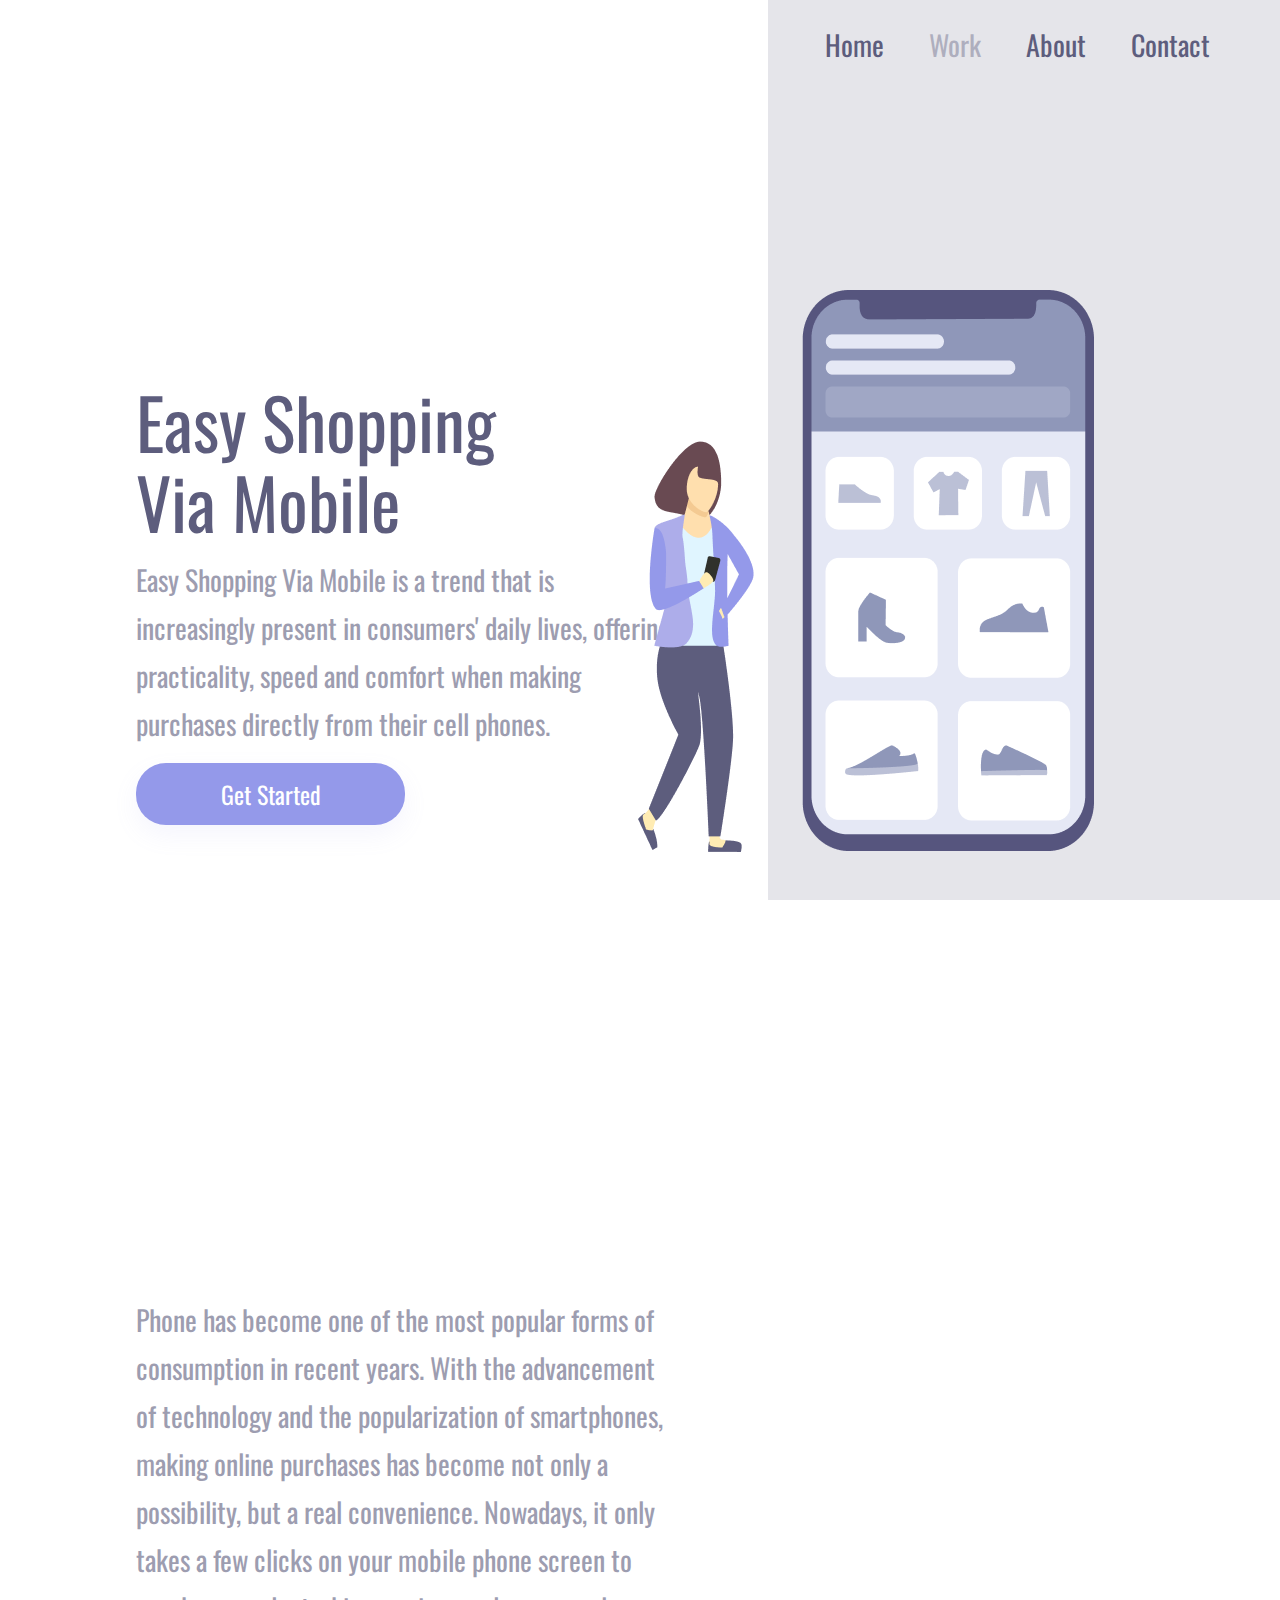
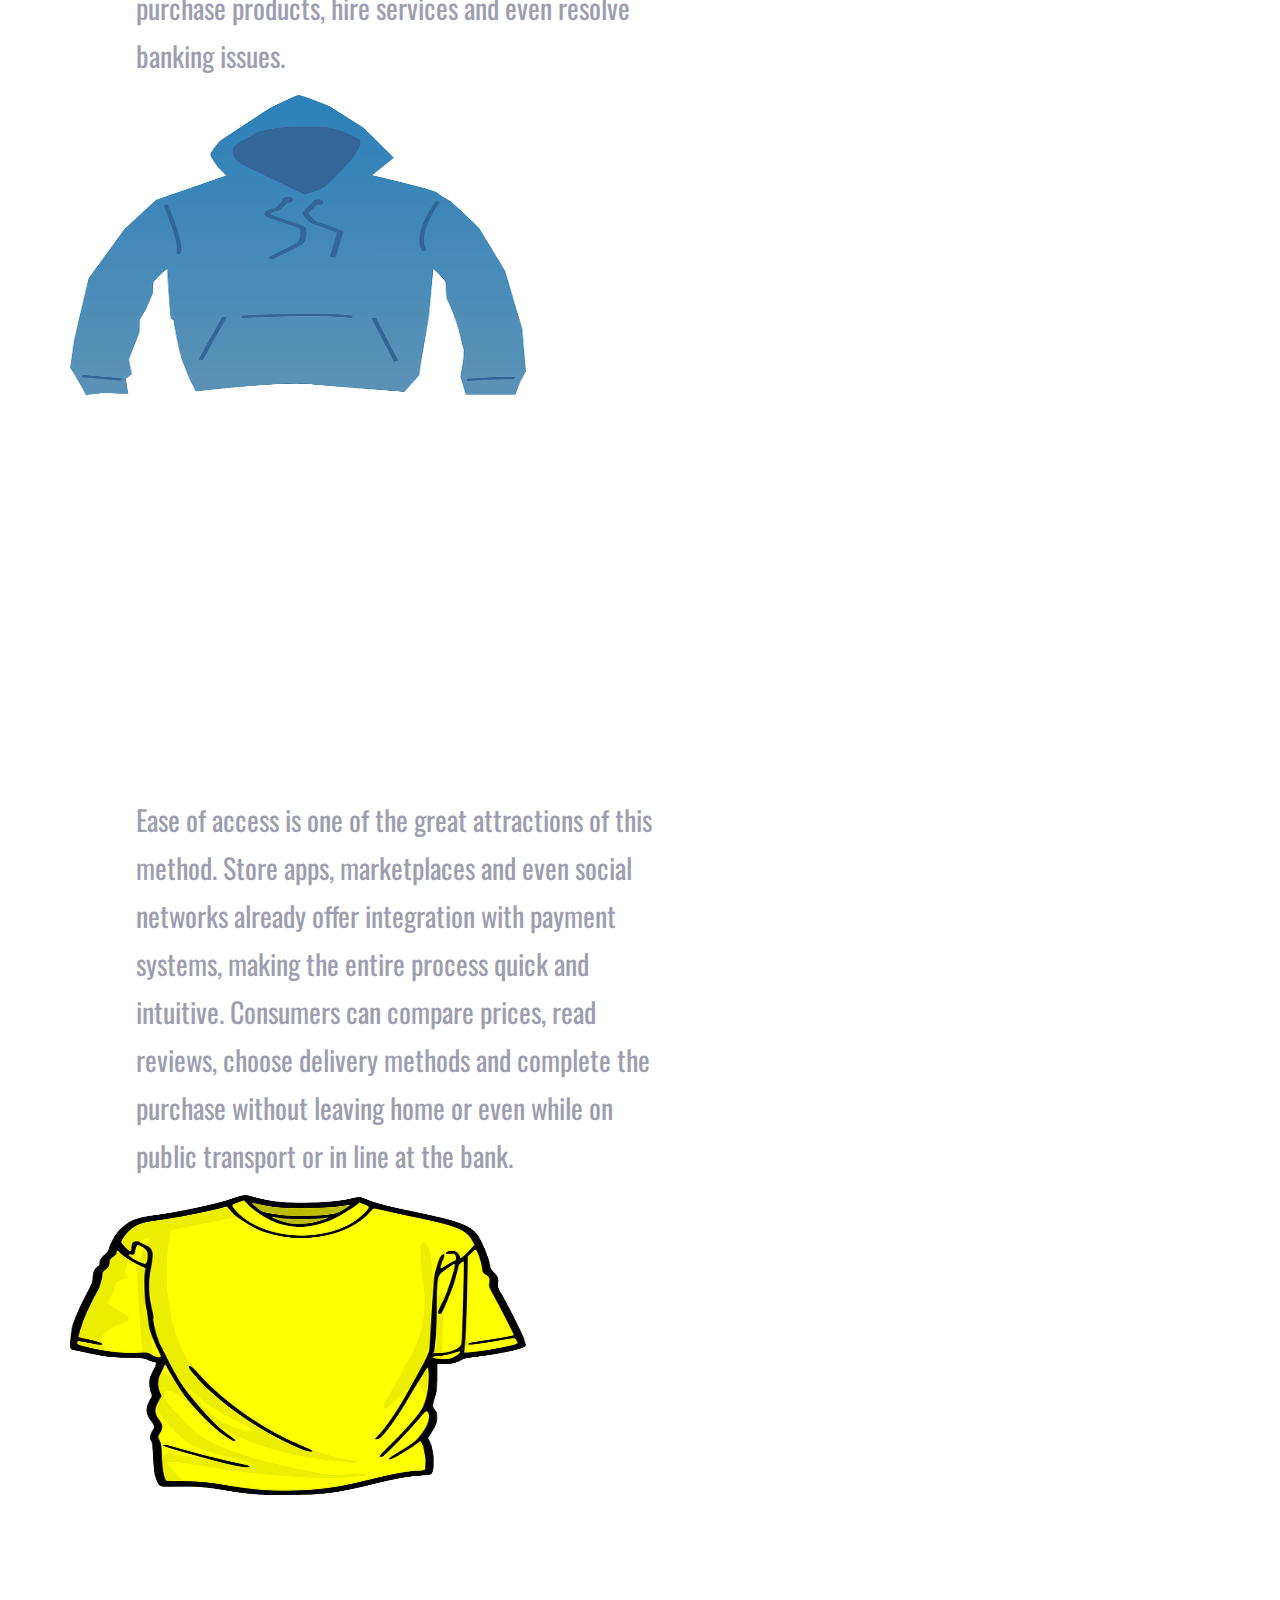
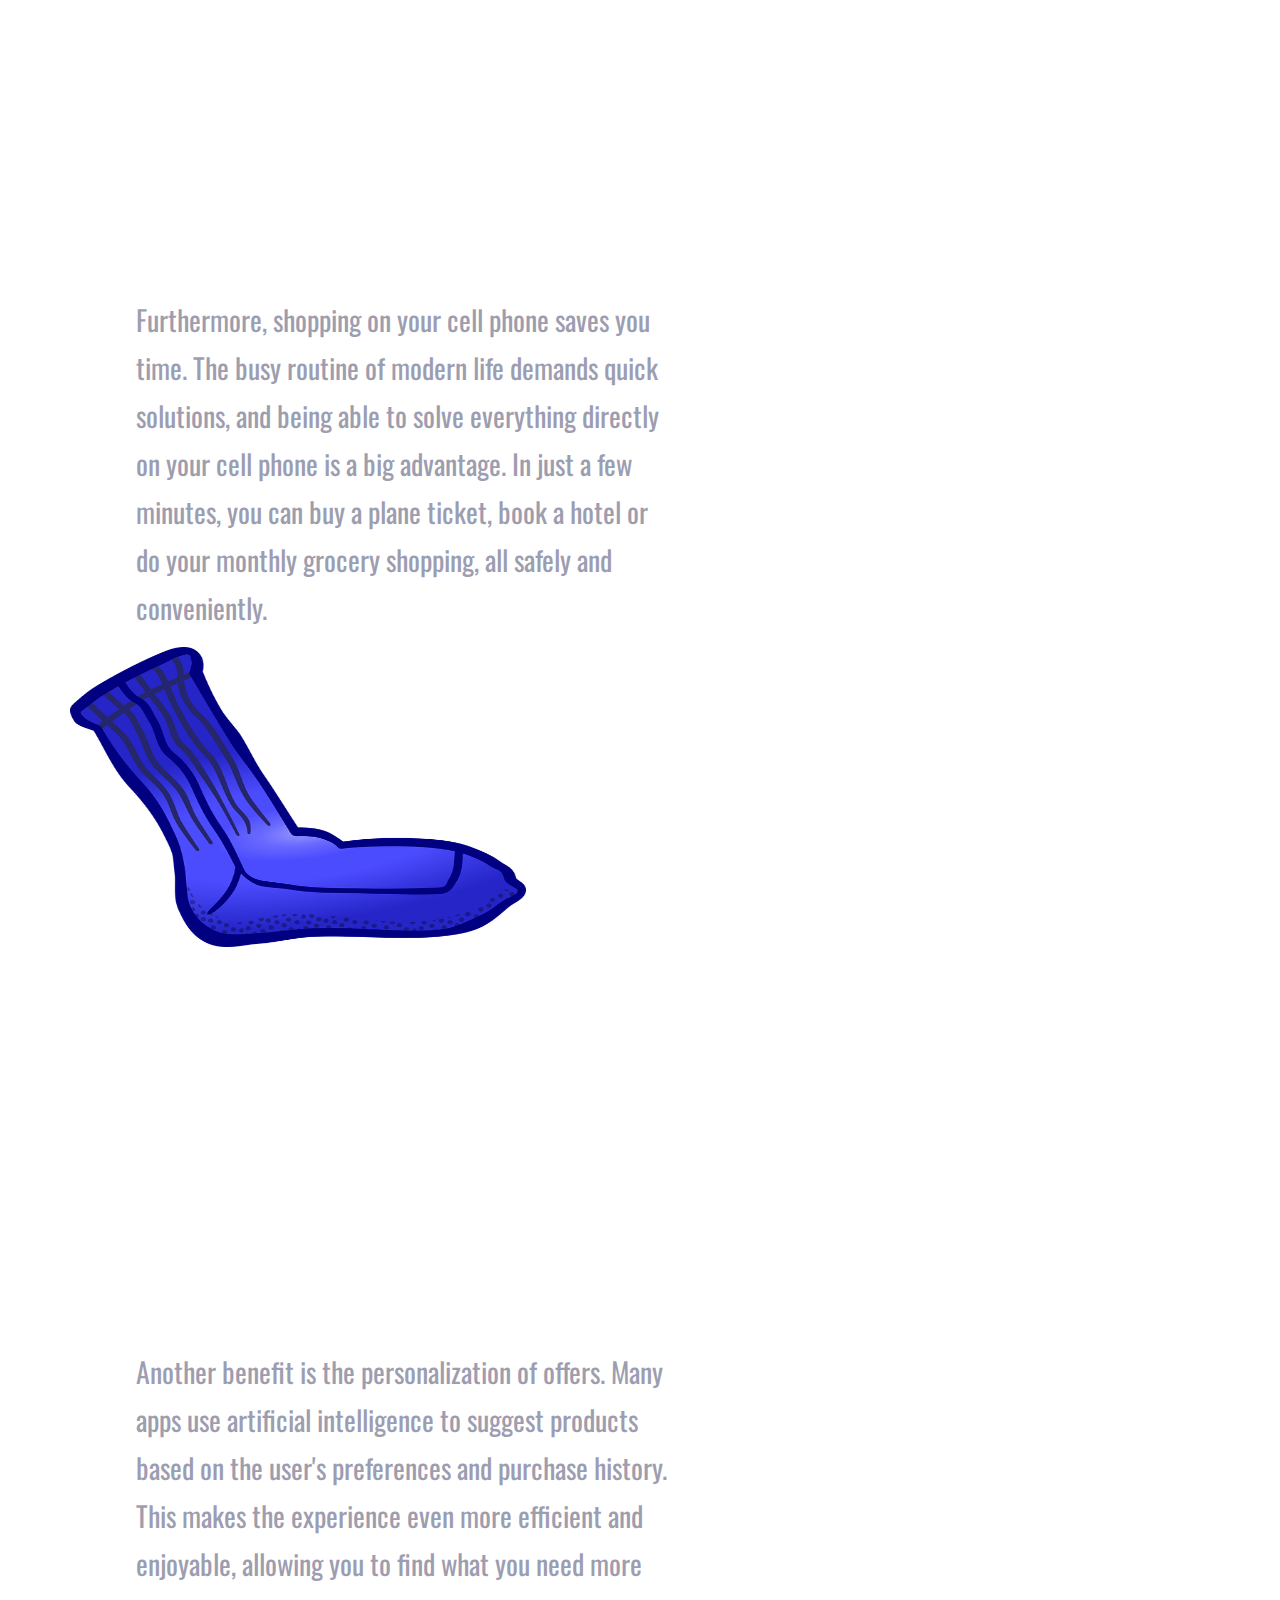
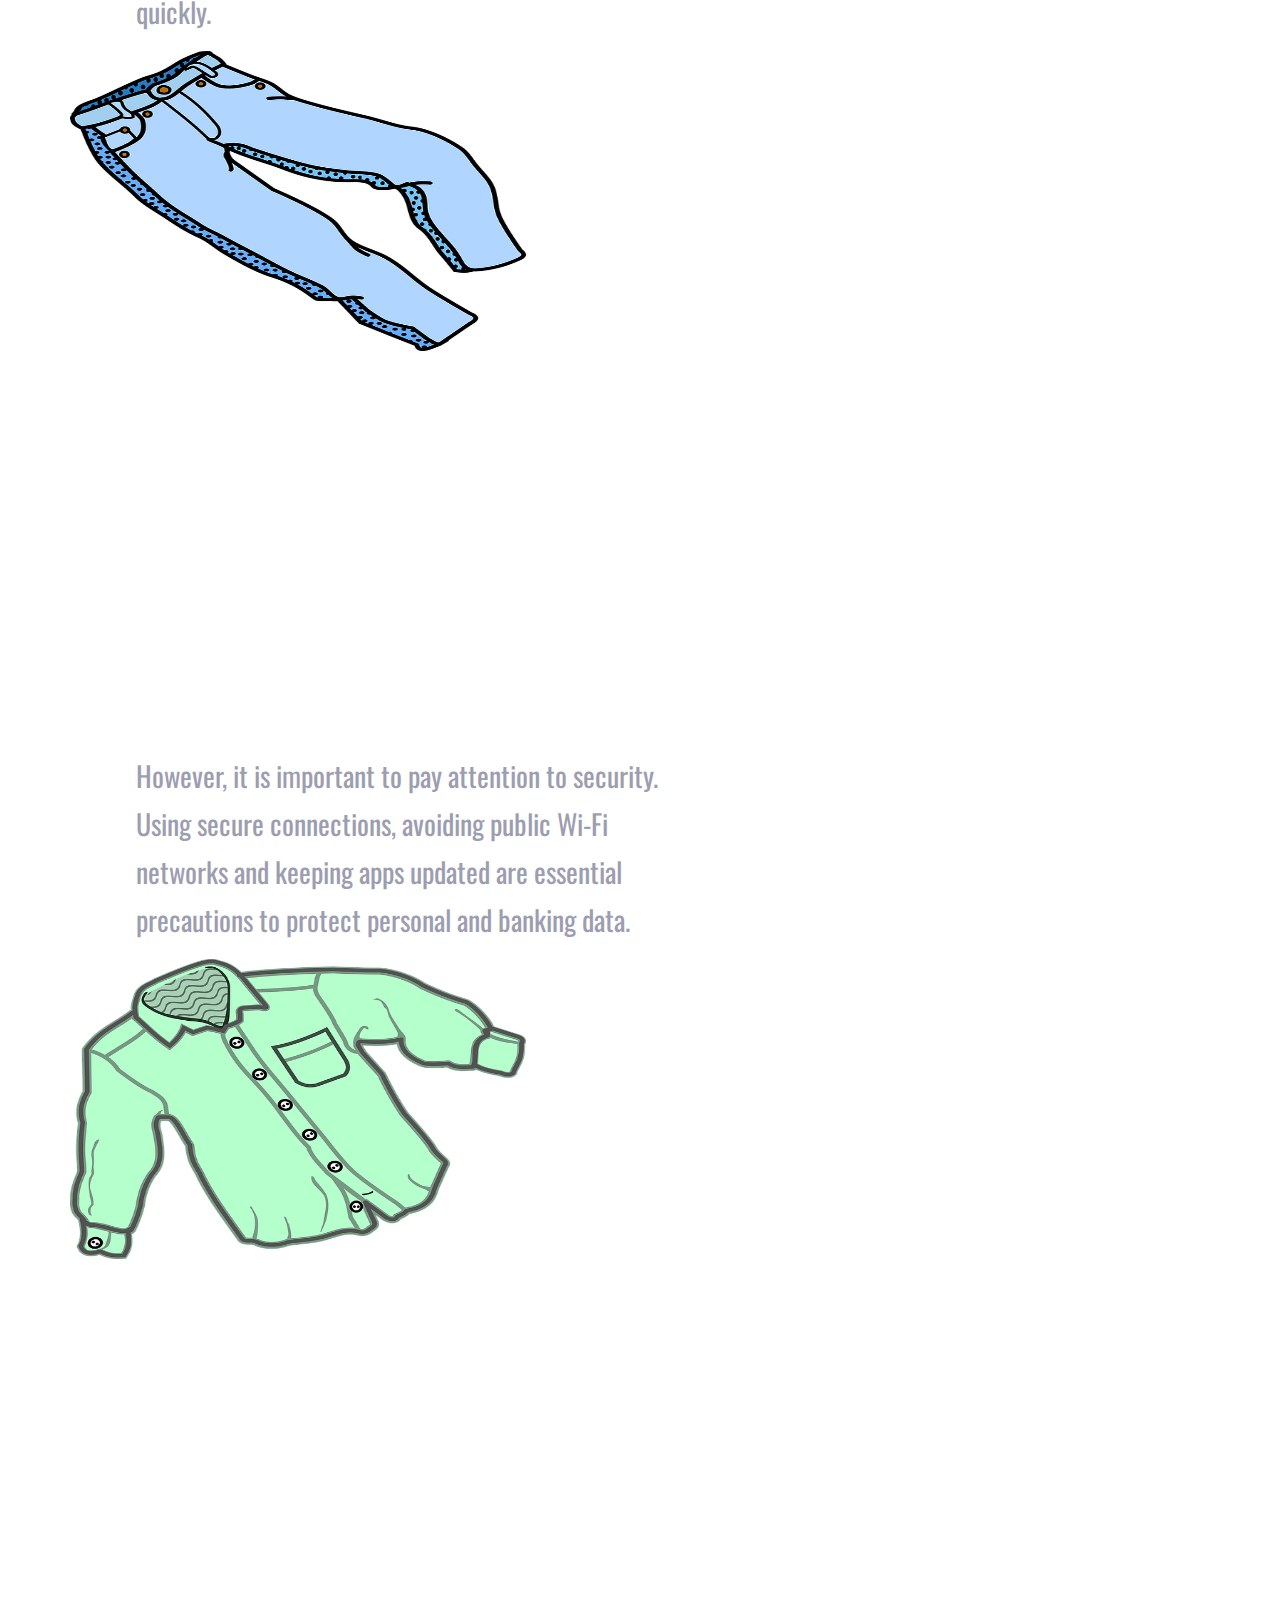
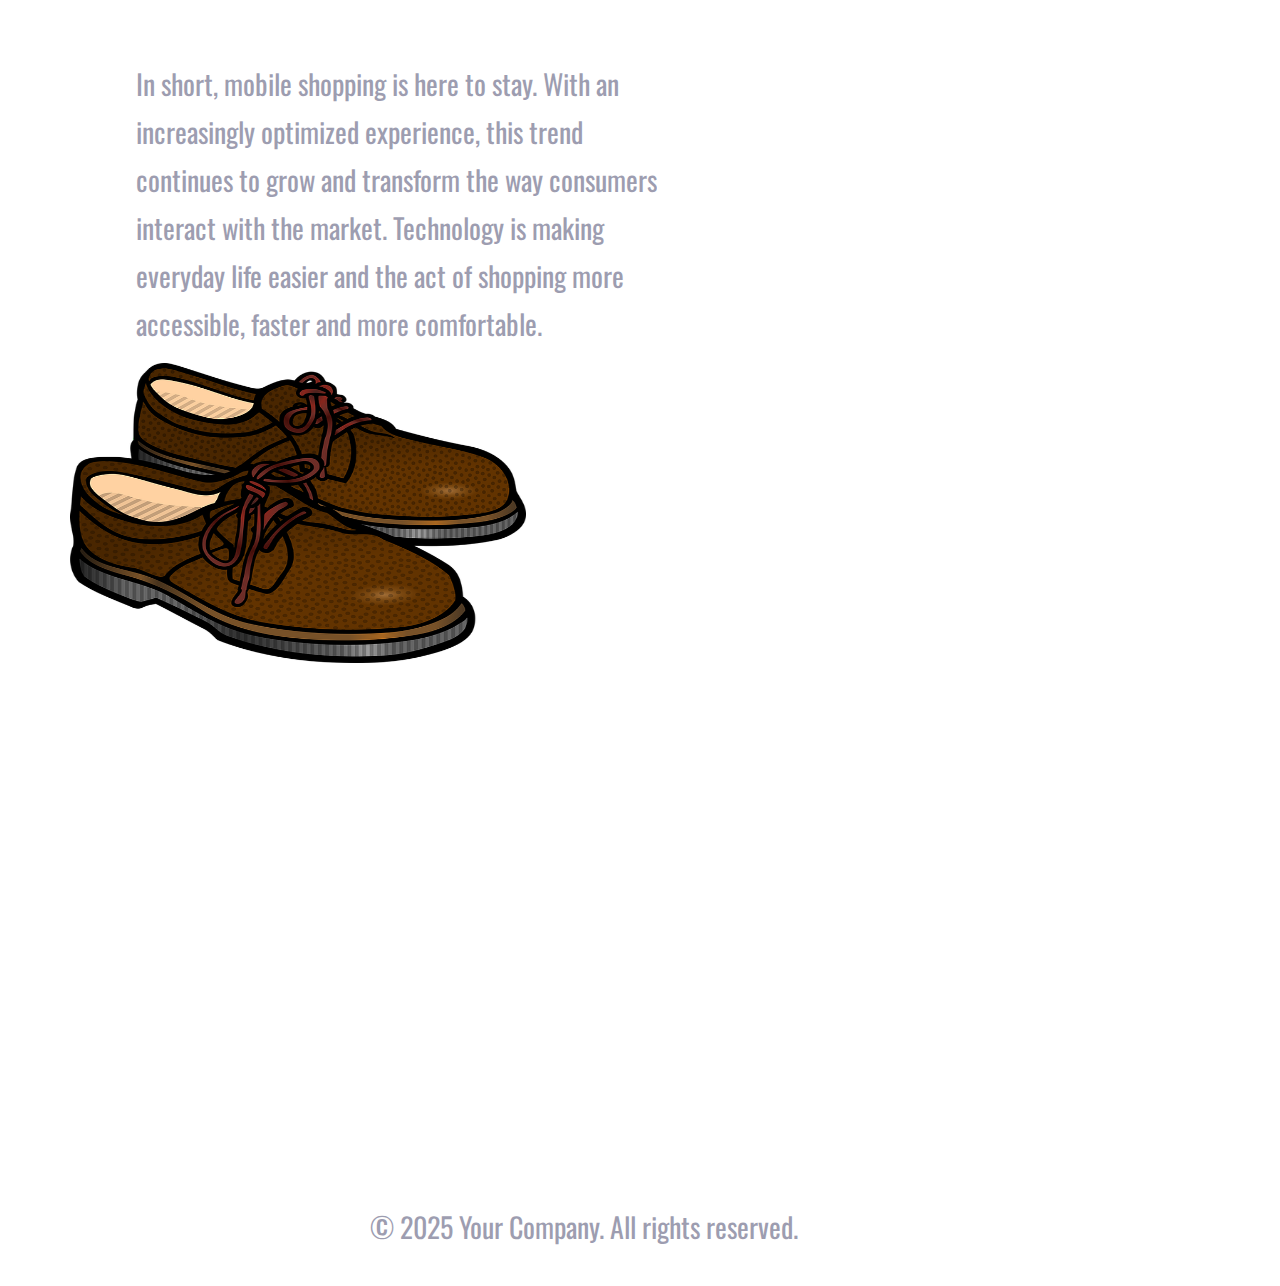
<file: index.html>
<!DOCTYPE html>
<html lang="en">

<head>
    <meta charset="UTF-8">
    <meta name="viewport" content="width=device-width, initial-scale=1.0">
    <link rel="stylesheet" href="./styles.css">
    <link rel="preconnect" href="https://fonts.googleapis.com">
    <link rel="preconnect" href="https://fonts.gstatic.com" crossorigin>
    <link href="https://fonts.googleapis.com/css2?family=Oswald:wght@200..700&display=swap" rel="stylesheet">
    <title>Home</title>
</head>

<body>
    <div class="wrapper">
        <div class="container-left">
            <h1>Easy Shopping Via Mobile</h1>
            <p>Easy Shopping Via Mobile is a trend that is increasingly present in consumers' daily lives, offering
                practicality, speed and comfort when making purchases directly from their cell phones.
            </p>
            <a href="#home"><button>Get Started</button></a>
        </div>

        <div class="container-right">
            <header>
                <a href="./index.html">Home</a>
                <a href="./work.html">Work</a>
                <a href="./about.html">About</a>
                <a href="./contact.html">Contact</a>
            </header>
            <img src="./img/design.png" alt="design">
        </div>
    </div>

    <div class="container-section">
        <p id="home">Phone has become one of the most popular forms of consumption in recent years. With the
            advancement of technology and the popularization of smartphones, making online purchases has become not only
            a possibility, but a real convenience. Nowadays, it only takes a few clicks on your mobile phone screen to
            purchase products, hire services and even resolve banking issues.</p>
    </div>
    <div class="container-iside">
        <img class="img-iside" src="./img/sweater.png" alt="sweater">
    </div>

    <div class="container-section">
        <p>Ease of access is one of the great attractions of this method. Store apps, marketplaces and even social
            networks already offer integration with payment systems, making the entire process quick and intuitive.
            Consumers can compare prices, read reviews, choose delivery methods and complete the purchase without
            leaving home or even while on public transport or in line at the bank.</p>
    </div>
    <div class="container-iside">
        <img class="img-iside" src="./img/tshirt.png" alt="tshirt">
    </div>

    <div class="container-section">
        <p>Furthermore, shopping on your cell phone saves you time. The busy routine of modern life demands quick
            solutions, and being able to solve everything directly on your cell phone is a big advantage. In just a few
            minutes, you can buy a plane ticket, book a hotel or do your monthly grocery shopping, all safely and
            conveniently.</p>
    </div>
    <div class="container-iside">
        <img class="img-iside" src="./img/clothes4.png" alt="clothes">
    </div>

    <div class="container-section">
        <p>Another benefit is the personalization of offers. Many apps use artificial intelligence to suggest products
            based on the user's preferences and purchase history. This makes the experience even more efficient and
            enjoyable, allowing you to find what you need more quickly.</p>
    </div>
    <div class="container-iside">
        <img class="img-iside" src="./img/clothes1.png" alt="clothes">
    </div>

    <div class="container-section">
        <p>However, it is important to pay attention to security. Using secure connections, avoiding public Wi-Fi
            networks and keeping apps updated are essential precautions to protect personal and banking data.</p>
        <p>
    </div>
    <div class="container-iside">
        <img class="img-iside" src="./img/clothes2.png" alt="clothes">
    </div>

    <div class="container-section">
        <p>In short, mobile shopping is here to stay. With an increasingly optimized experience, this trend continues
            to grow and transform the way consumers interact with the market. Technology is making everyday life easier
            and the act of shopping more accessible, faster and more comfortable.</p>
    </div>
    <div class="container-iside">
        <img class="img-iside" src="./img/clothes3.png" alt="clothes">
    </div>
    </div>

    <div>
        <footer>
            <p>© 2025 Your Company. All rights reserved.</p>
        </footer>
    </div>

</body>

</html>
</file>
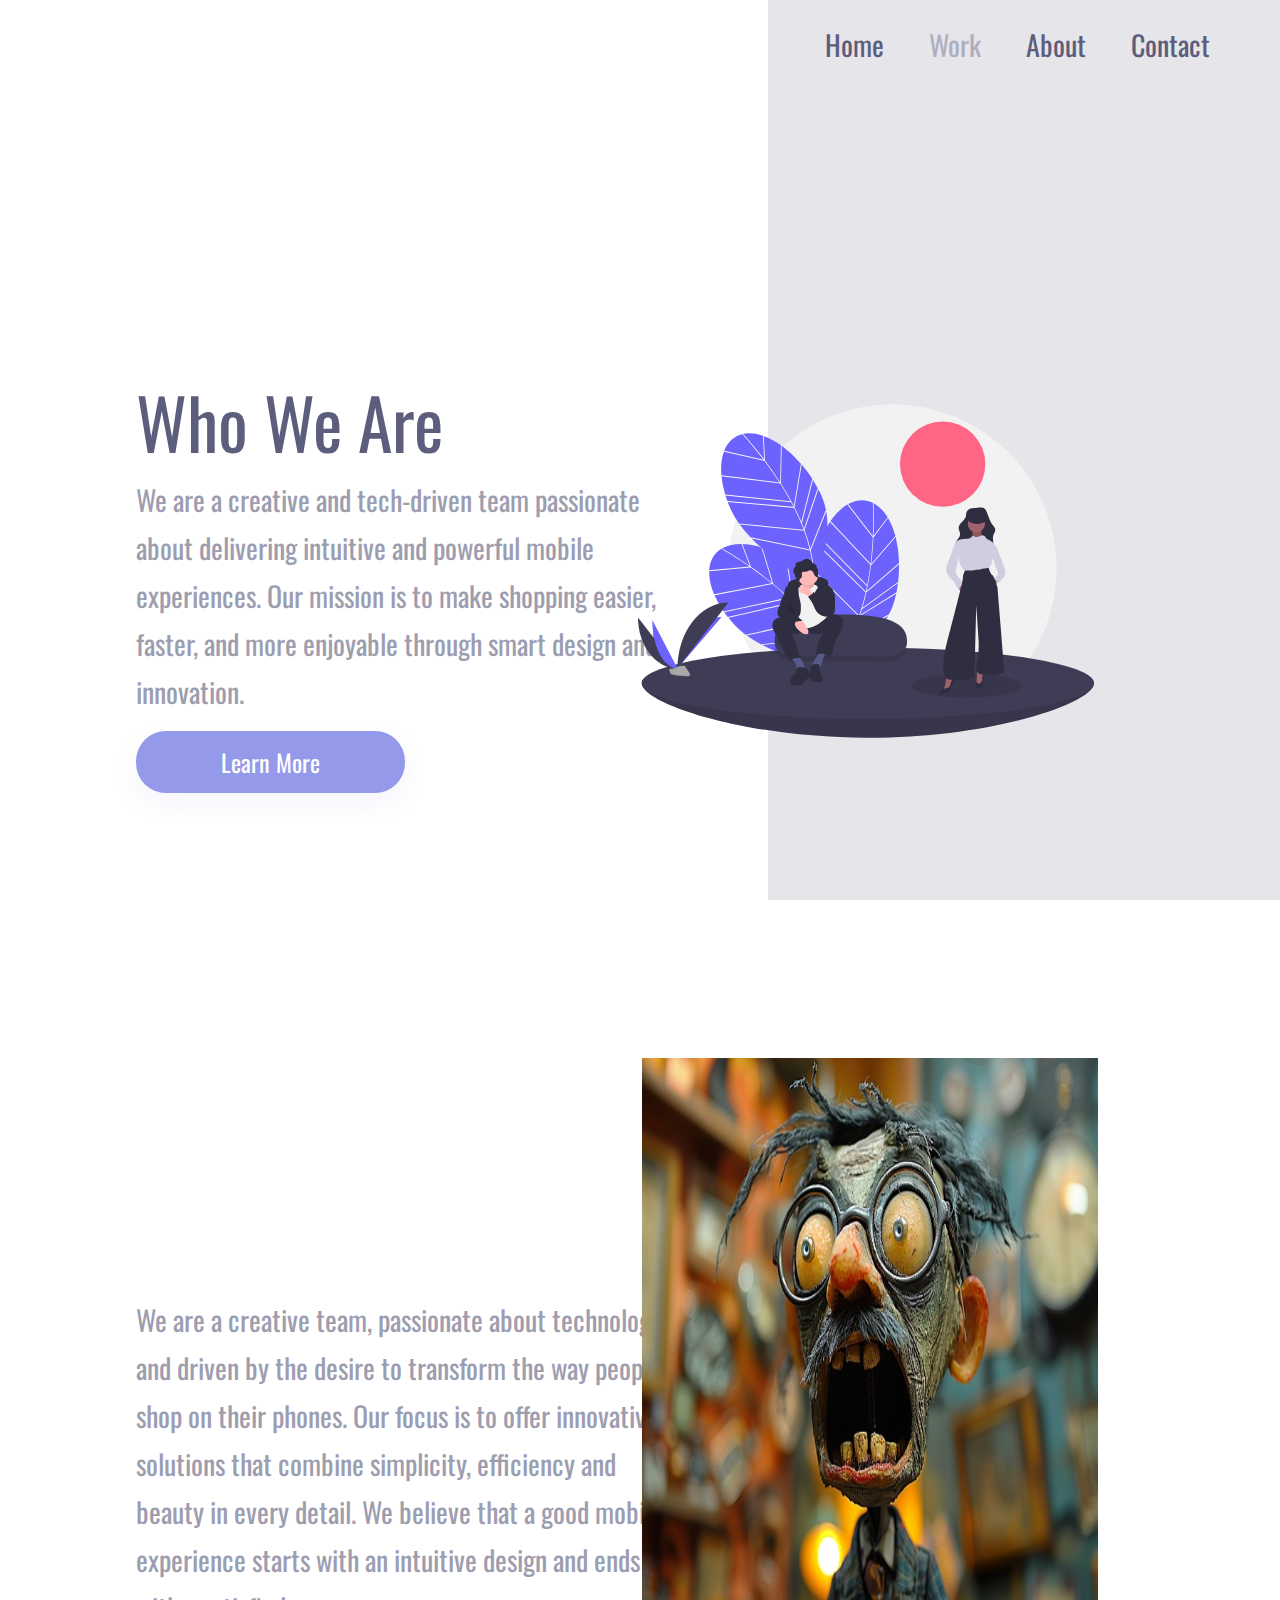
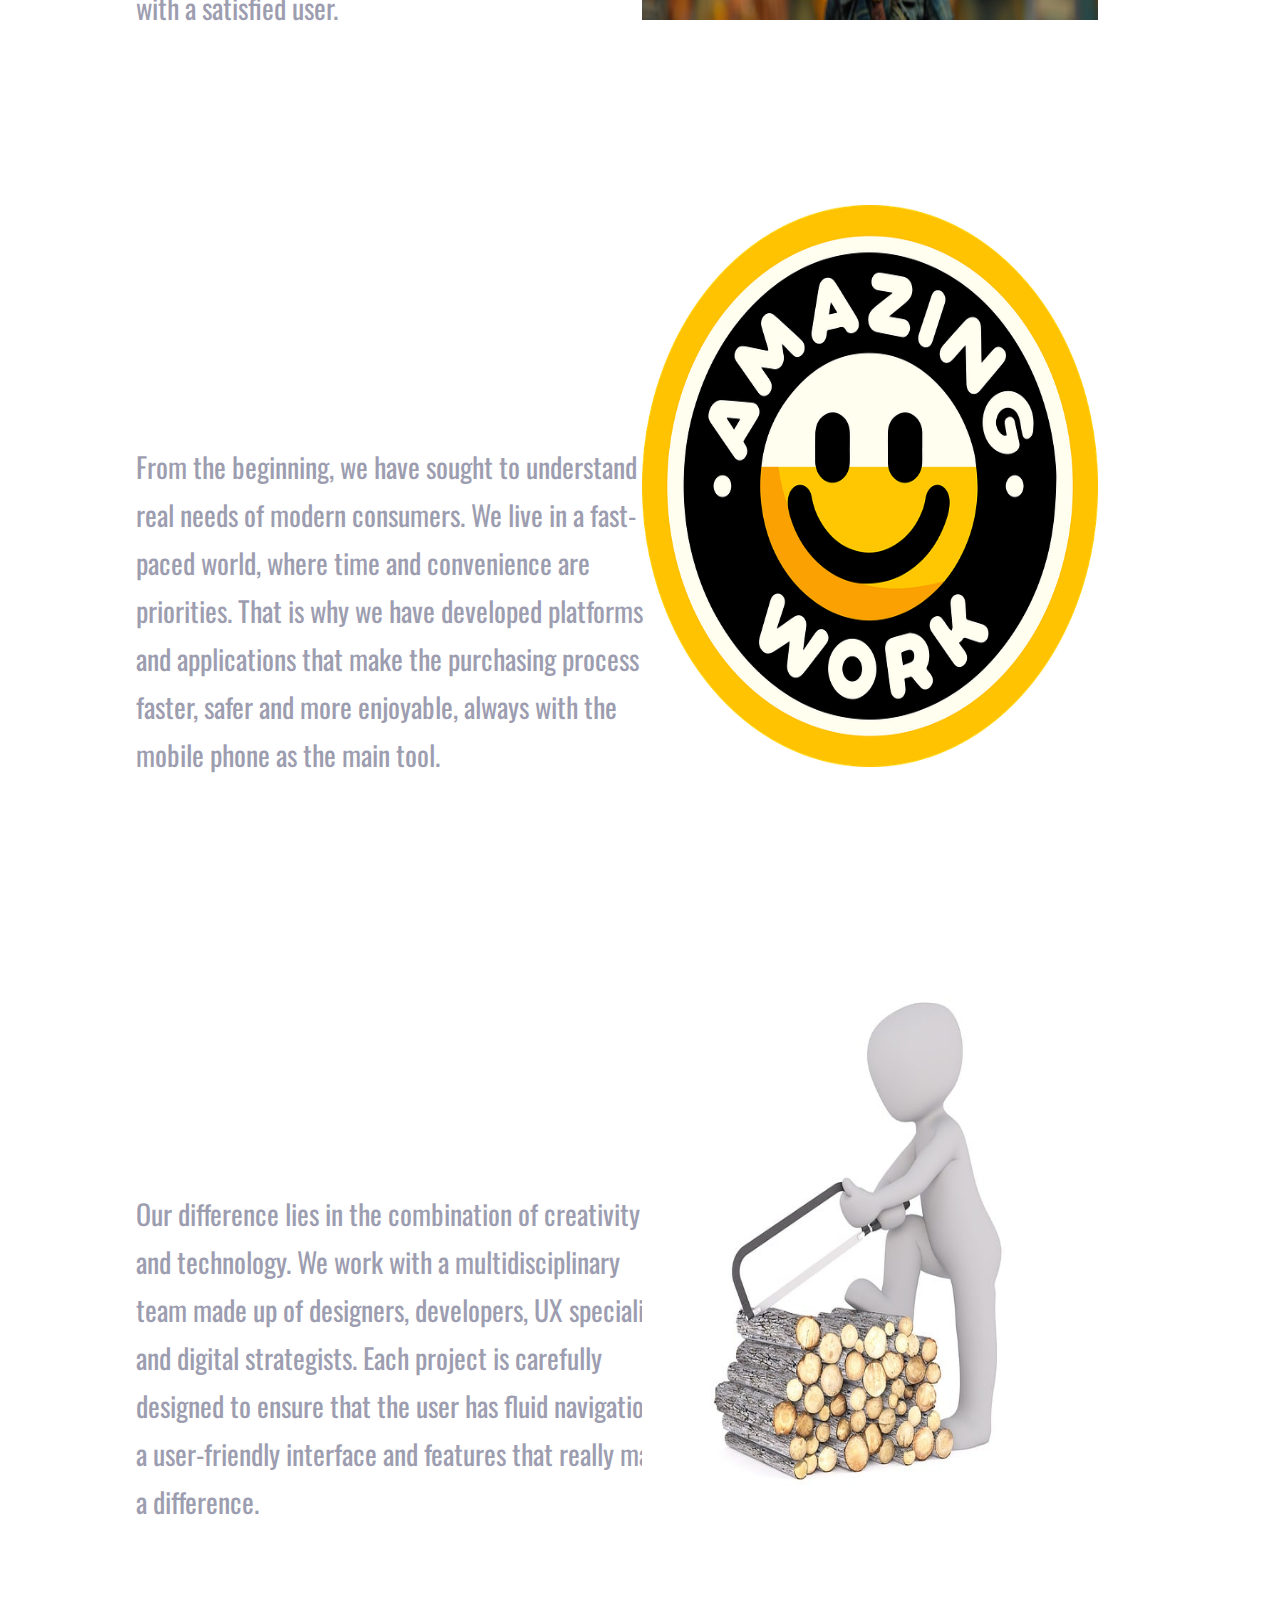
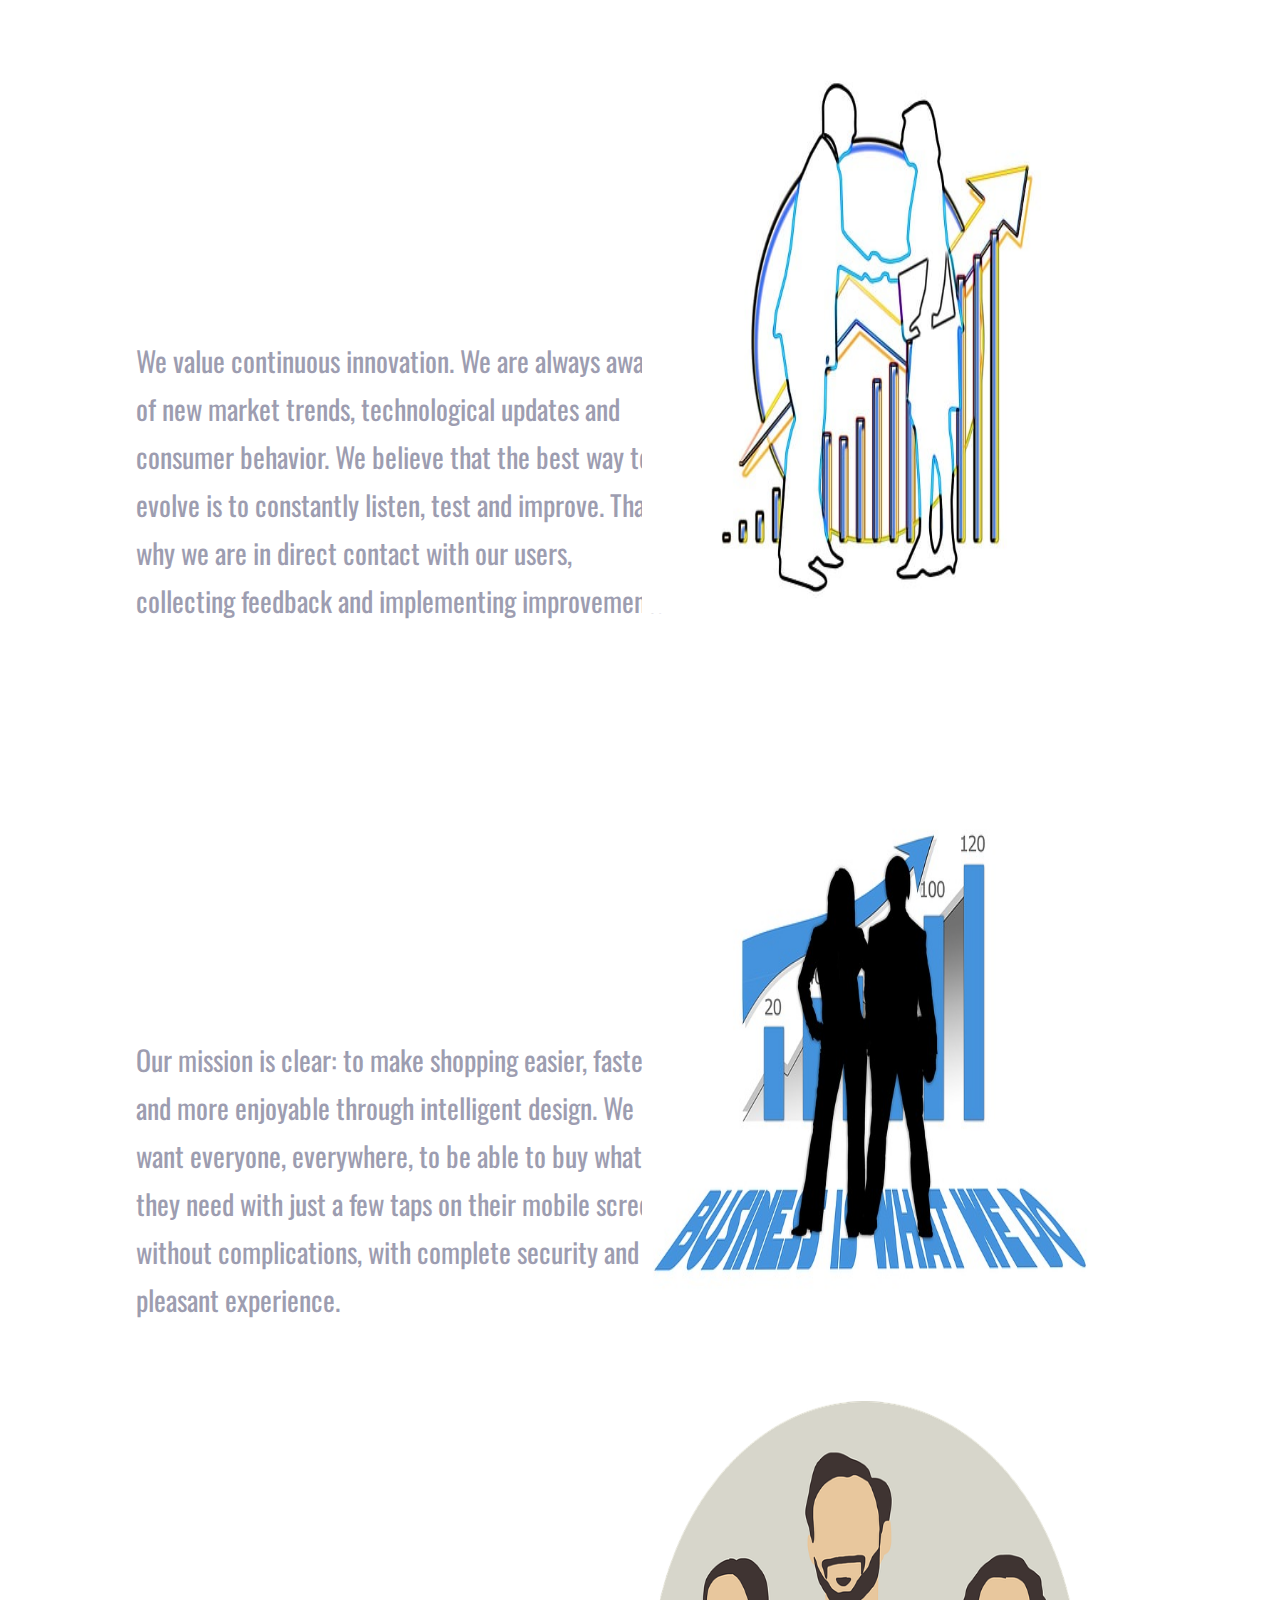
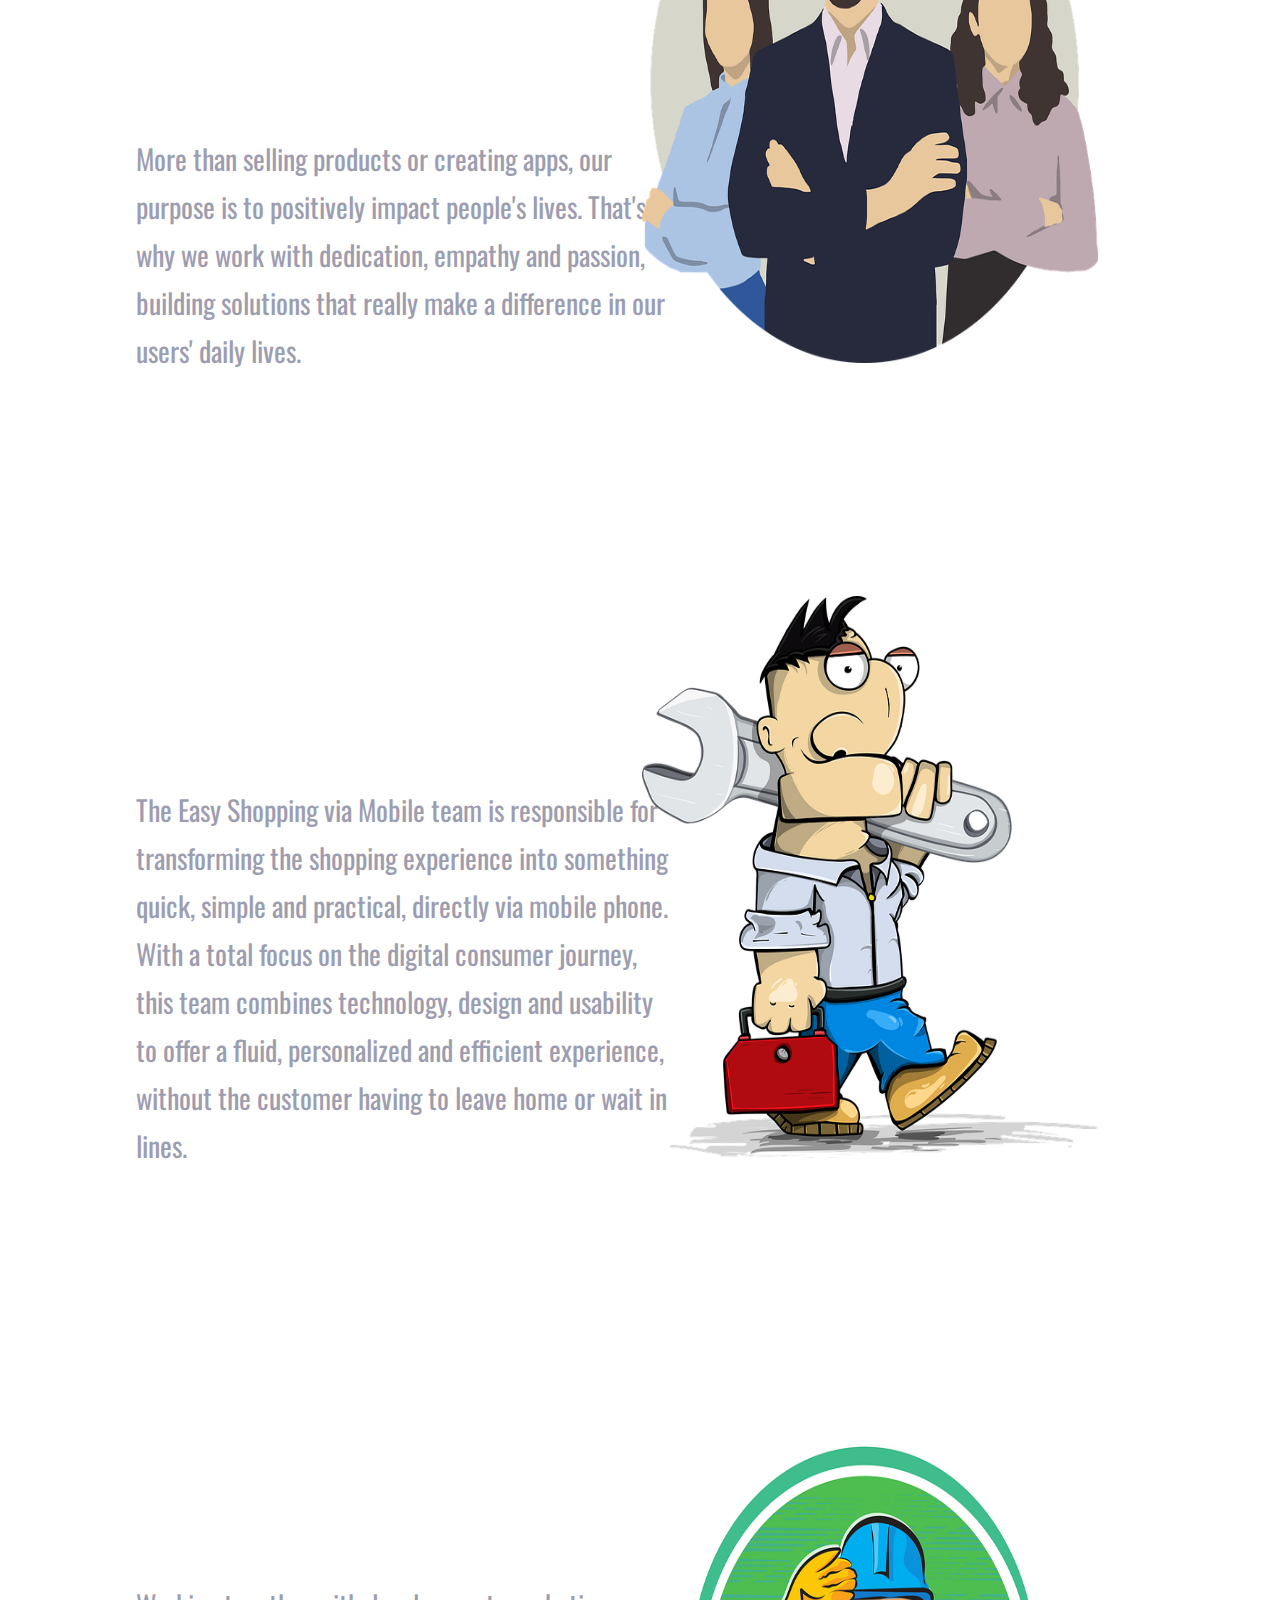
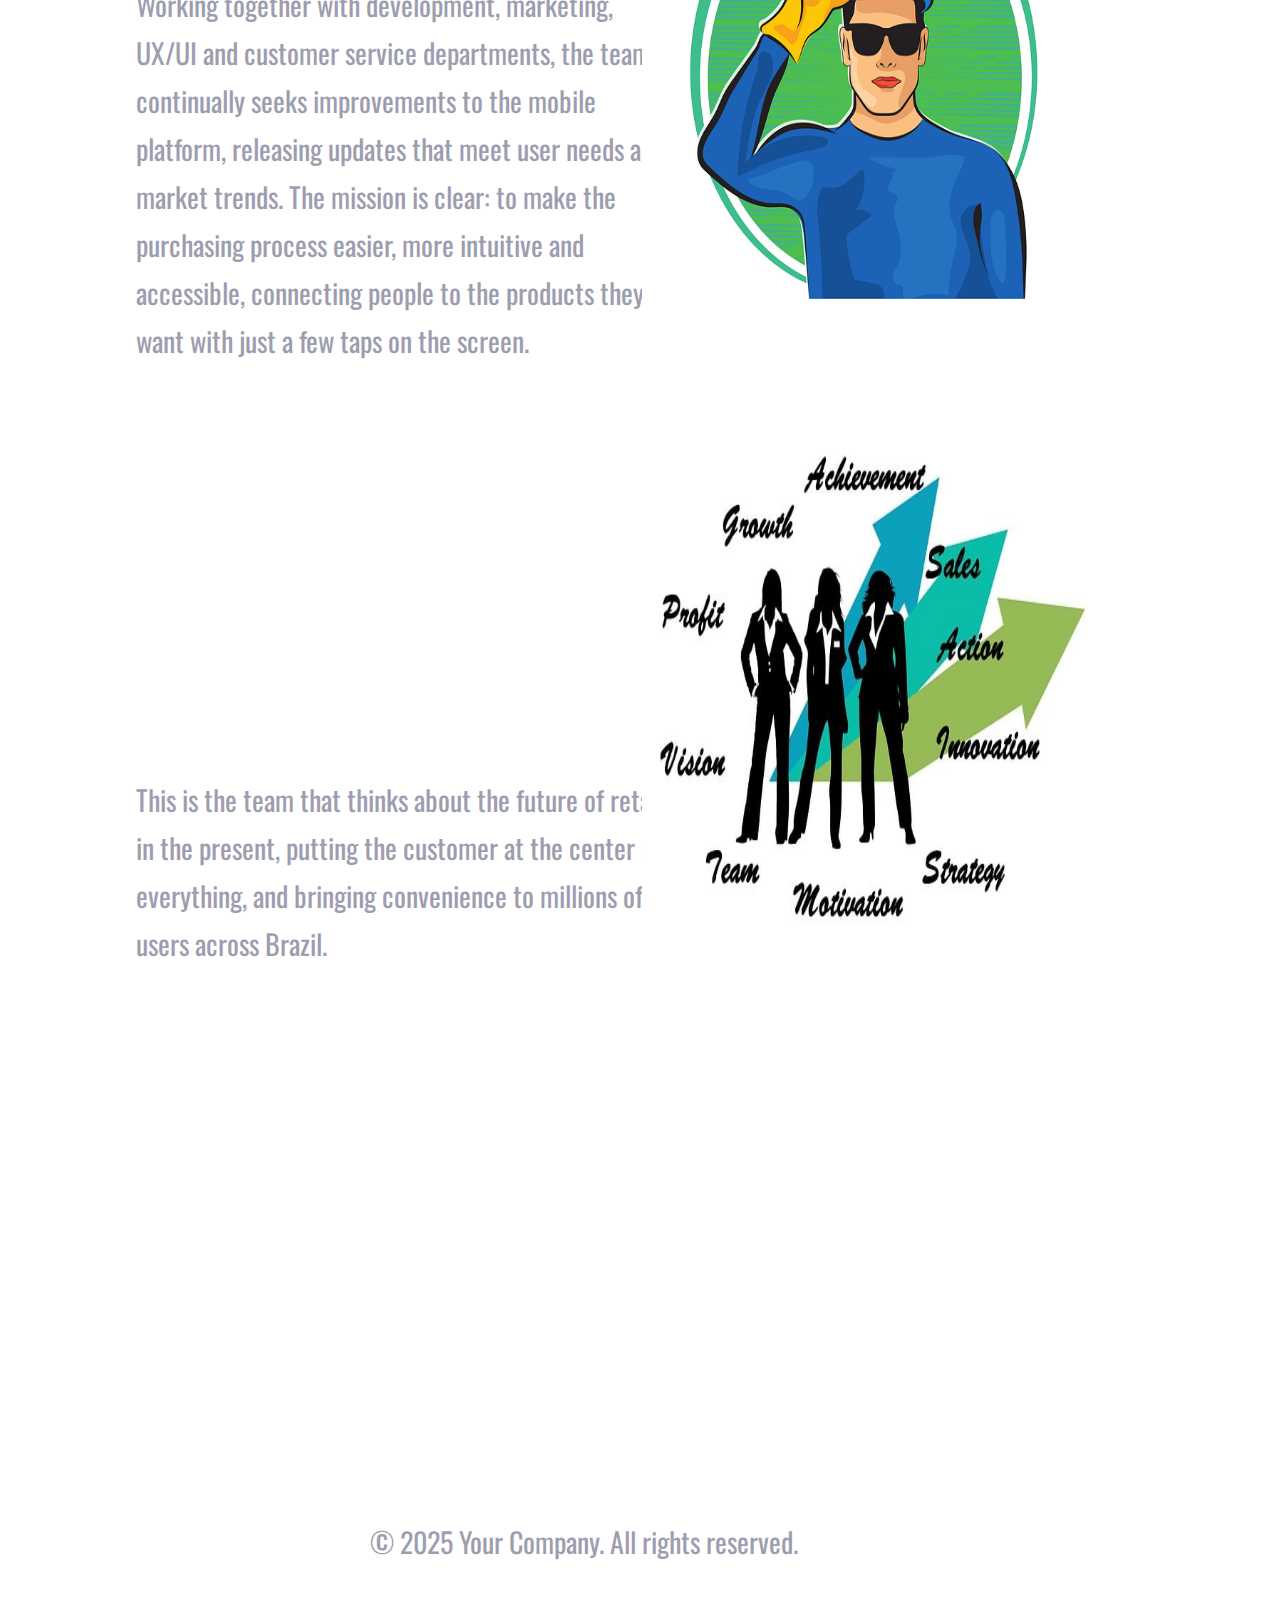
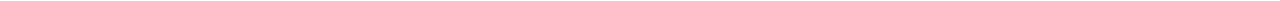
<file: about.html>
<!DOCTYPE html>
<html lang="en">

<head>
    <meta charset="UTF-8">
    <meta name="viewport" content="width=device-width, initial-scale=1.0">
    <link rel="stylesheet" href="./styles.css">
    <link rel="preconnect" href="https://fonts.googleapis.com">
    <link rel="preconnect" href="https://fonts.gstatic.com" crossorigin>
    <link href="https://fonts.googleapis.com/css2?family=Oswald:wght@200..700&display=swap" rel="stylesheet">
    <title>About</title>
</head>

<body>
    <div class="wrapper">
        <section class="container-left">
            <h1>Who We Are</h1>
            <p>We are a creative and tech-driven team passionate about delivering intuitive and powerful mobile
                experiences. Our mission is to make shopping easier, faster, and more enjoyable through smart design and
                innovation.</p>
            <a href="#texto"><button>Learn More</button></a>
        </section>

        <section class="container-right">
            <header>
                <a href="./index.html">Home</a>
                <a href="./work.html">Work</a>
                <a href="./about.html">About</a>
                <a href="./contact.html">Contact</a>
            </header>
            <img src="./img/team.svg" alt="Team">
        </section>
    </div>

    <div class="container-left">
        <p>We are a creative team, passionate about technology and driven by the desire to transform the way people shop
            on their phones. Our focus is to offer innovative solutions that combine simplicity, efficiency and beauty
            in every detail. We believe that a good mobile experience starts with an intuitive design and ends with a
            satisfied user.</p>
 </div>

  <section class="container-iside">
        <img src="./img/cartoon1.jpg">
    </section>

 <div class="container-left">
        <p>From the beginning, we have sought to understand the real needs of modern consumers. We live in a fast-paced
            world, where time and convenience are priorities. That is why we have developed platforms and applications
            that make the purchasing process faster, safer and more enjoyable, always with the mobile phone as the main
            tool.</p>
</div>

  <section class="container-iside">
        <img src="./img/cartoon2.png">
    </section>

     <div class="container-left">
        <p>Our difference lies in the combination of creativity and technology. We work with a multidisciplinary team
            made up of designers, developers, UX specialists and digital strategists. Each project is carefully designed
            to ensure that the user has fluid navigation, a user-friendly interface and features that really make a
            difference.</p>
</div>

  <section class="container-iside">
        <img src="./img/cartoon3.jpg">
    </section>

     <div class="container-left">
        <p>We value continuous innovation. We are always aware of new market trends, technological updates and consumer
            behavior. We believe that the best way to evolve is to constantly listen, test and improve. That's why we
            are in direct contact with our users, collecting feedback and implementing improvements.</p>
</div>

  <section class="container-iside">
        <img src="./img/cartoon4.jpg">
    </section>

     <div class="container-left">
        <p>Our mission is clear: to make shopping easier, faster and more enjoyable through intelligent design. We want
            everyone, everywhere, to be able to buy what they need with just a few taps on their mobile screen, without
            complications, with complete security and a pleasant experience.</p>
            </div>

  <section class="container-iside">
        <img src="./img/cartoon5.jpg">
    </section>

     <div class="container-left">
        <p>More than selling products or creating apps, our purpose is to positively impact people's lives. That's why
            we work with dedication, empathy and passion, building solutions that really make a difference in our users'
            daily lives.</p>
            </div>

  <section class="container-iside">
        <img src="./img/cartoon6.png">
    </section>

     <div class="container-left">
        <p>The Easy Shopping via Mobile team is responsible for transforming the shopping experience into something
            quick, simple and practical, directly via mobile phone. With a total focus on the digital consumer journey,
            this team combines technology, design and usability to offer a fluid, personalized and efficient experience,
            without the customer having to leave home or wait in lines.</p>
            </div>

  <section class="container-iside">
        <img src="./img/cartoon7.png">
    </section>

     <div class="container-left">
        <p>Working together with development, marketing, UX/UI and customer service departments, the team continually
            seeks improvements to the mobile platform, releasing updates that meet user needs and market trends. The
            mission is clear: to make the purchasing process easier, more intuitive and accessible, connecting people to
            the products they want with just a few taps on the screen.</p>
            </div>

  <section class="container-iside">
        <img src="./img/cartoon8.png">
    </section>

     <div class="container-left">
        <p>This is the team that thinks about the future of retail in the present, putting the customer at the center of
            everything, and bringing convenience to millions of users across Brazil.</p>
            </div>

  <section class="container-iside">
        <img src="./img/cartoon9.jpg">
    </section>

    </div>

    <footer>
        <p>© 2025 Your Company. All rights reserved.</p>
    </footer>
</body>

</html>
</file>
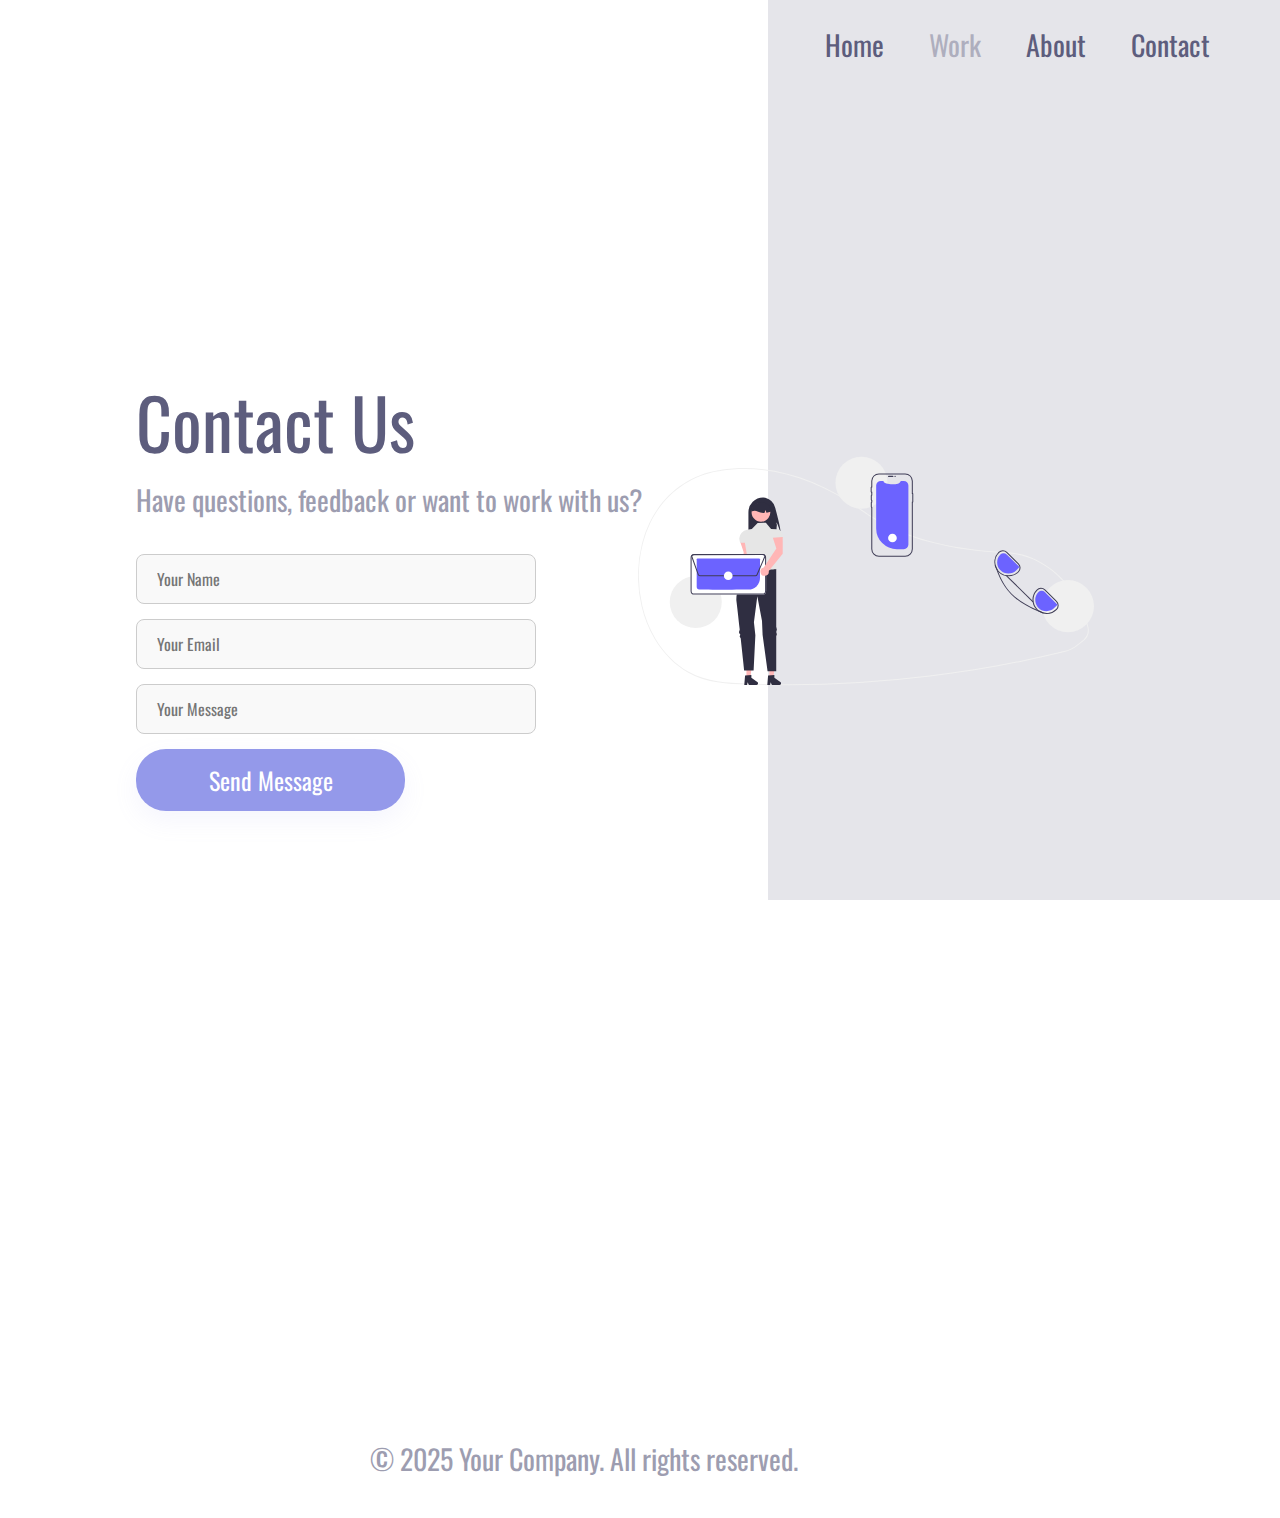
<file: contact.html>
<!DOCTYPE html>
<html lang="en">

<head>
    <meta charset="UTF-8" />
    <meta name="viewport" content="width=device-width, initial-scale=1.0" />
    <link rel="stylesheet" href="./styles.css" />
    <link rel="preconnect" href="https://fonts.googleapis.com" />
    <link rel="preconnect" href="https://fonts.gstatic.com" crossorigin />
    <link href="https://fonts.googleapis.com/css2?family=Oswald:wght@200..700&display=swap" rel="stylesheet" />
    <title>Contact</title>
</head>

<body>
    <div class="wrapper">
        <section class="container-left">
            <h1>Contact Us</h1>
            <p>
                Have questions, feedback or want to work with us?
            </p>

            <form class="contact-form">
                <input type="text" placeholder="Your Name" required />
                <input type="email" placeholder="Your Email" required />
                <textarea placeholder="Your Message" required></textarea>
                <button type="submit">Send Message</button>
            </form>
        </section>

        <section class="container-right">
            <header>
                <a href="./index.html">Home</a>
                <a href="./work.html">Work</a>
                <a href="./about.html">About</a>
                <a href="./contact.html">Contact</a>
            </header>
            <img src="./img/contact-us.svg" alt="Contact Us"/>
        </section>
    </div>

    <footer>
        <p>© 2025 Your Company. All rights reserved.</p>
    </footer>

</body>

</html>
</file>
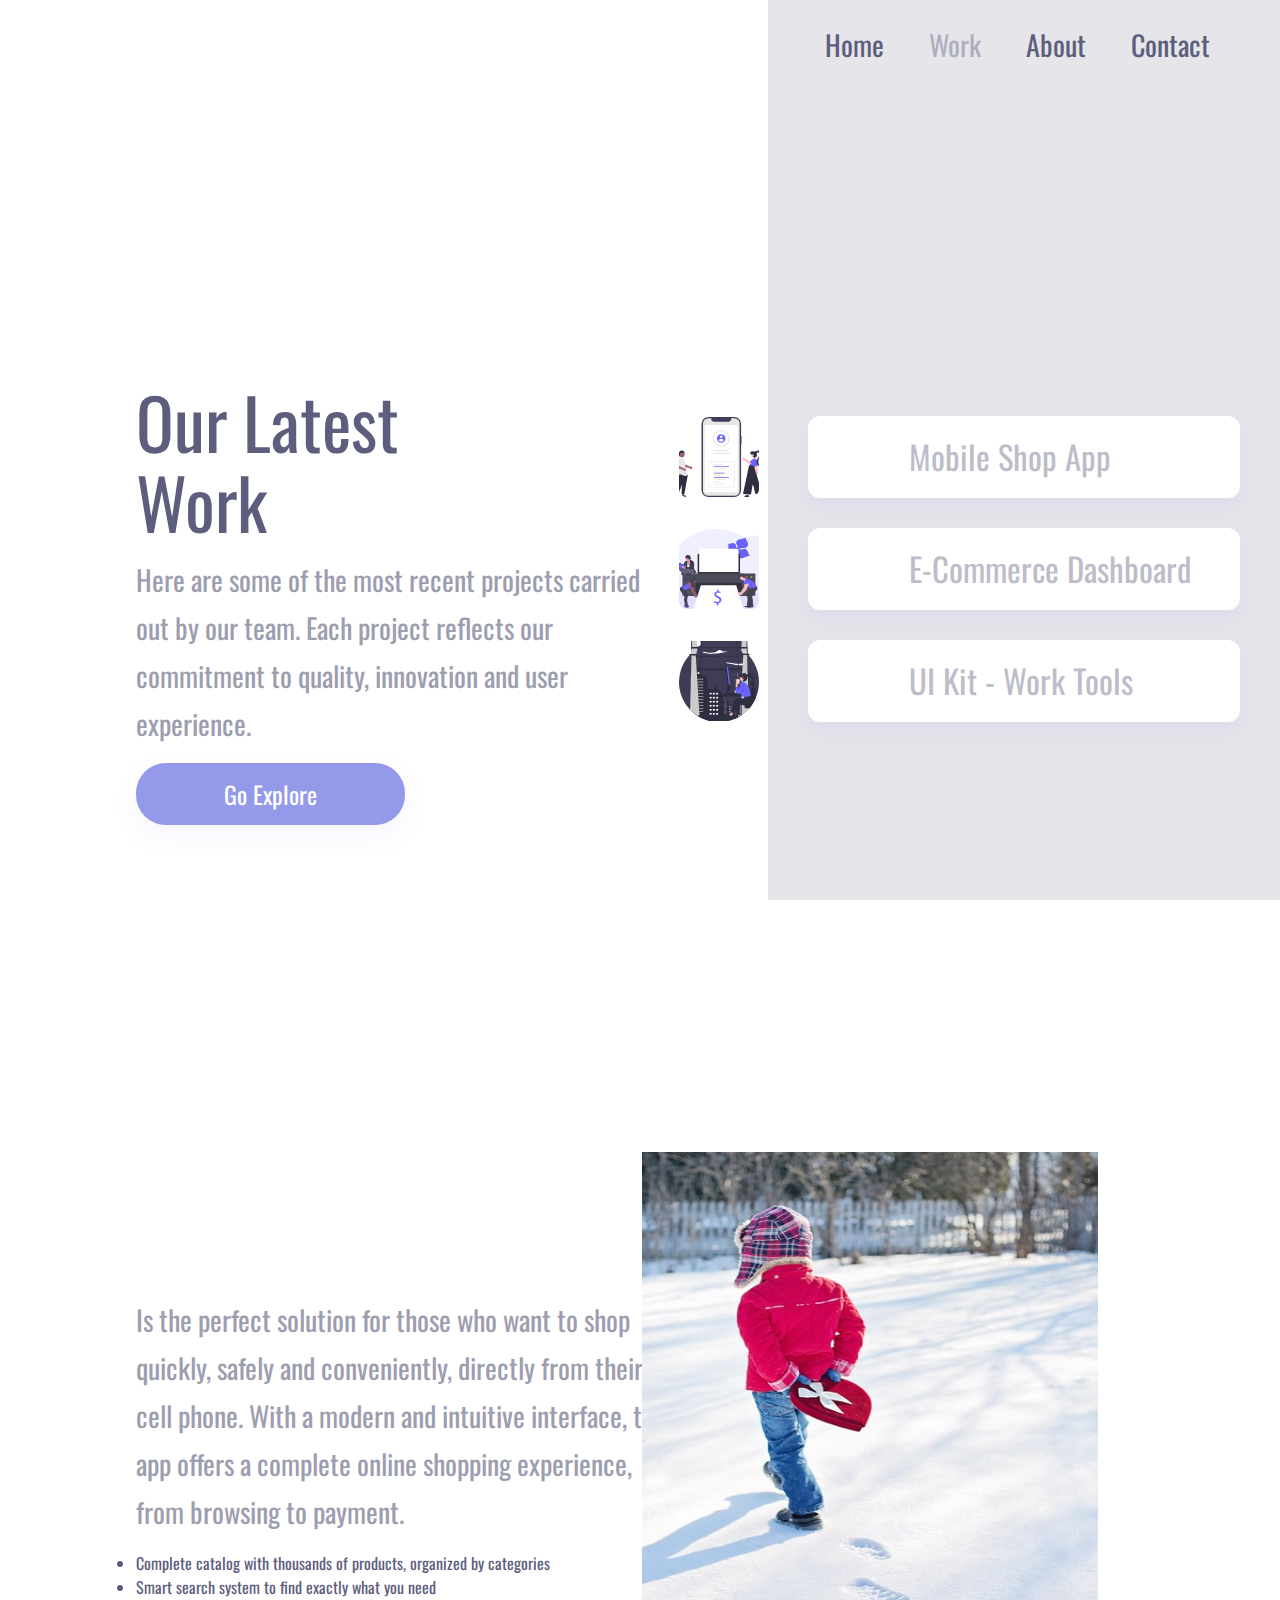
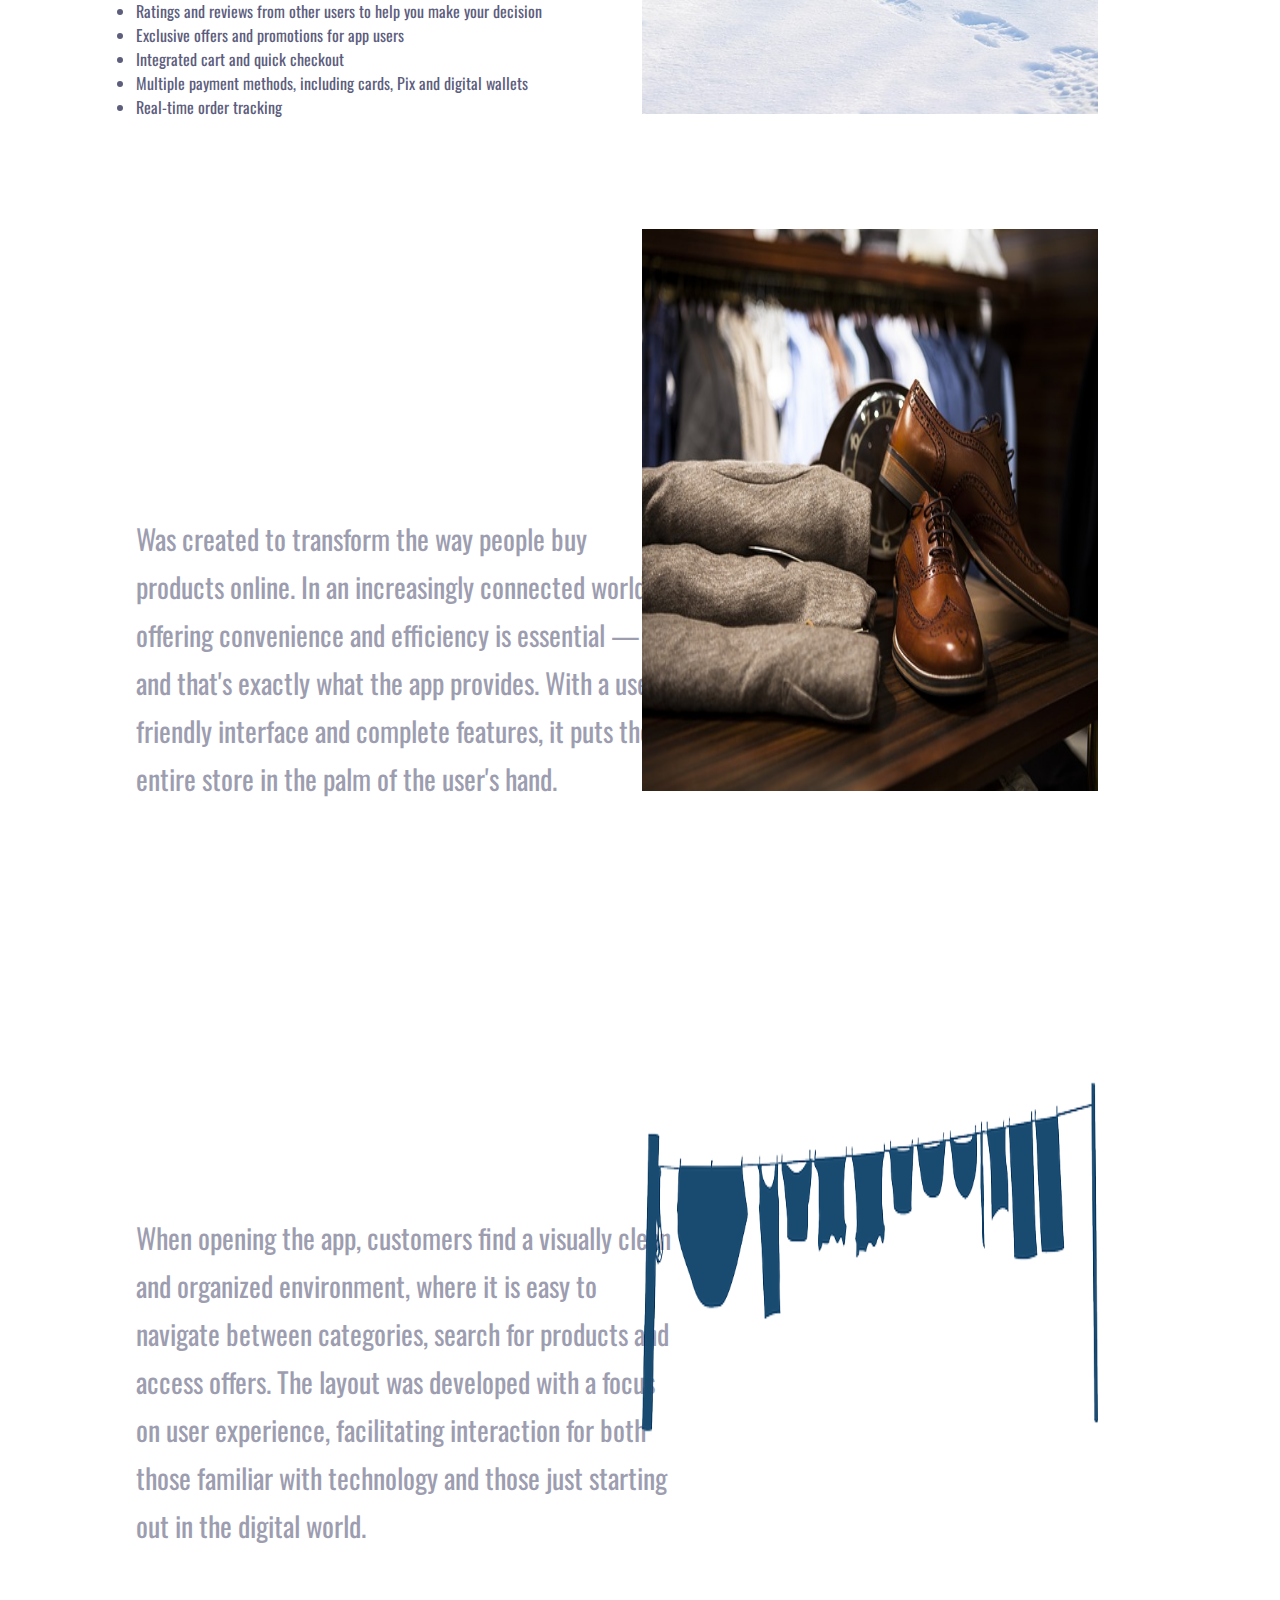
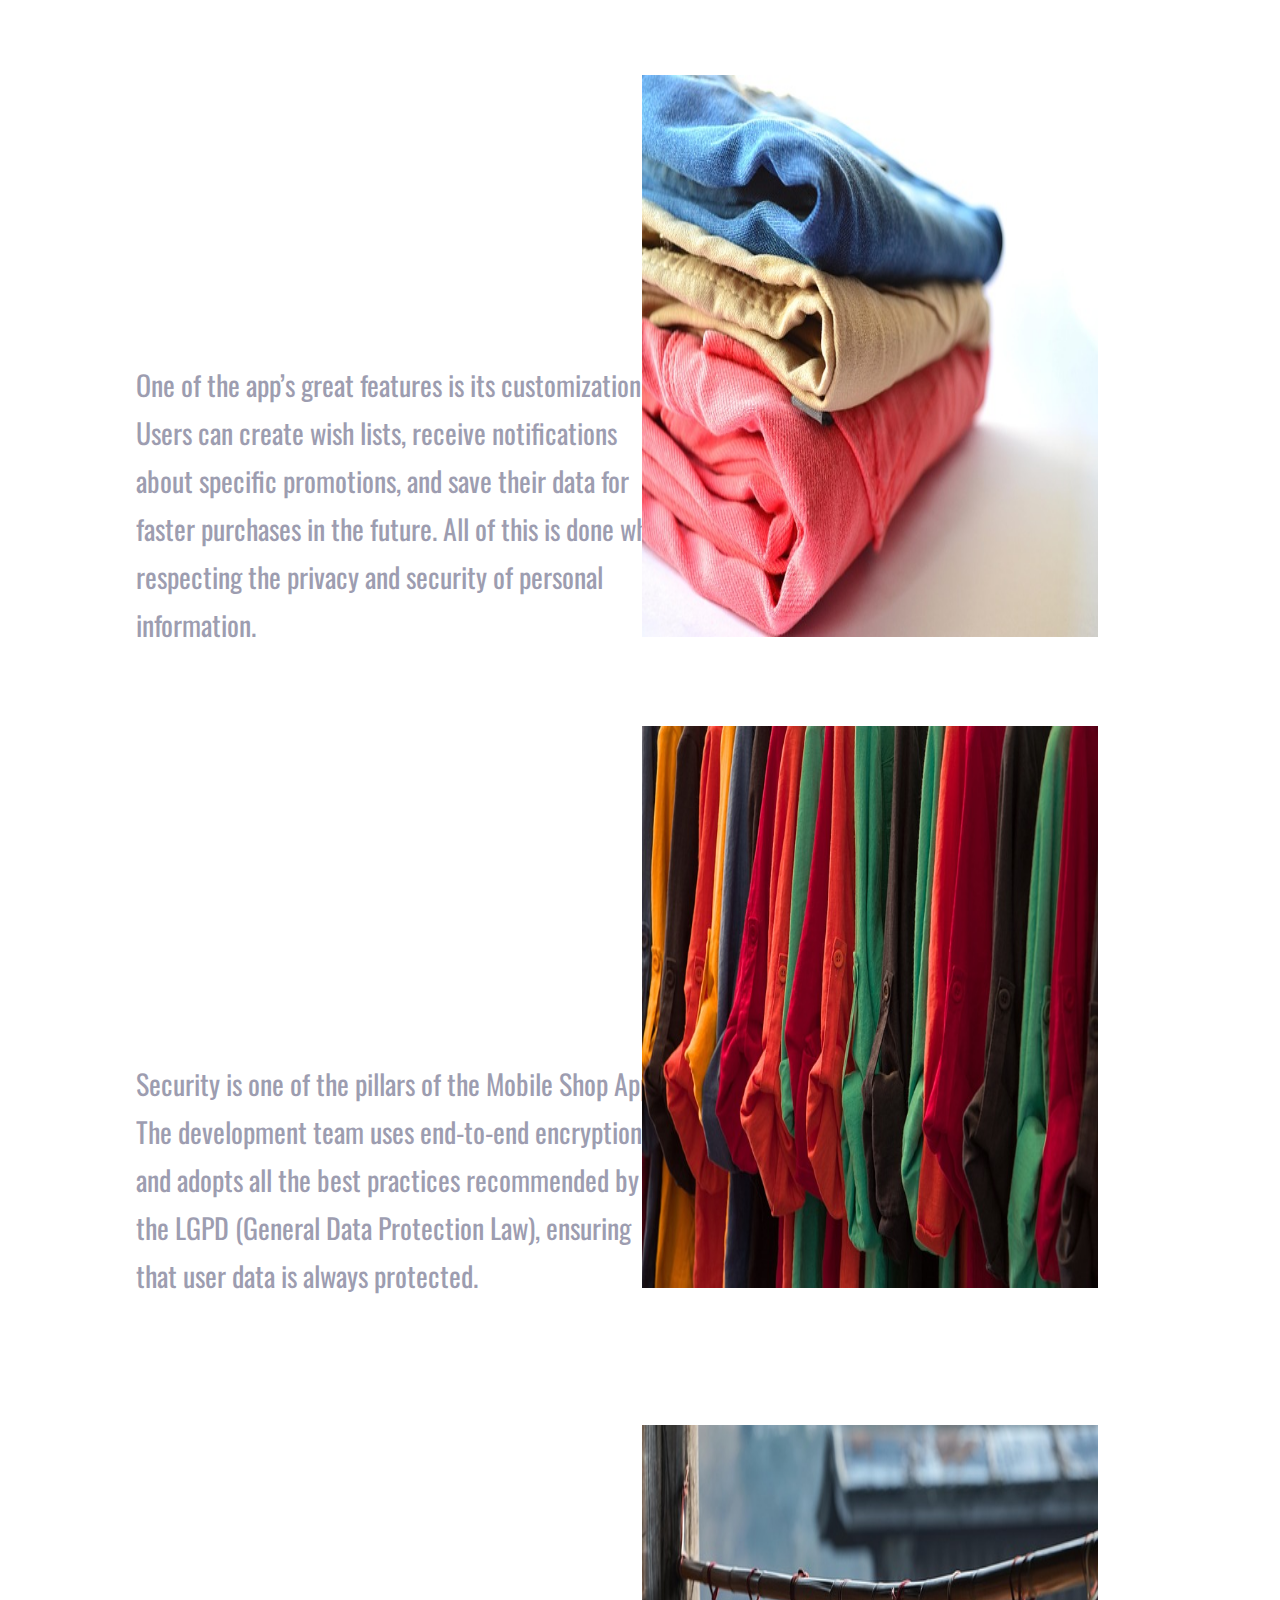
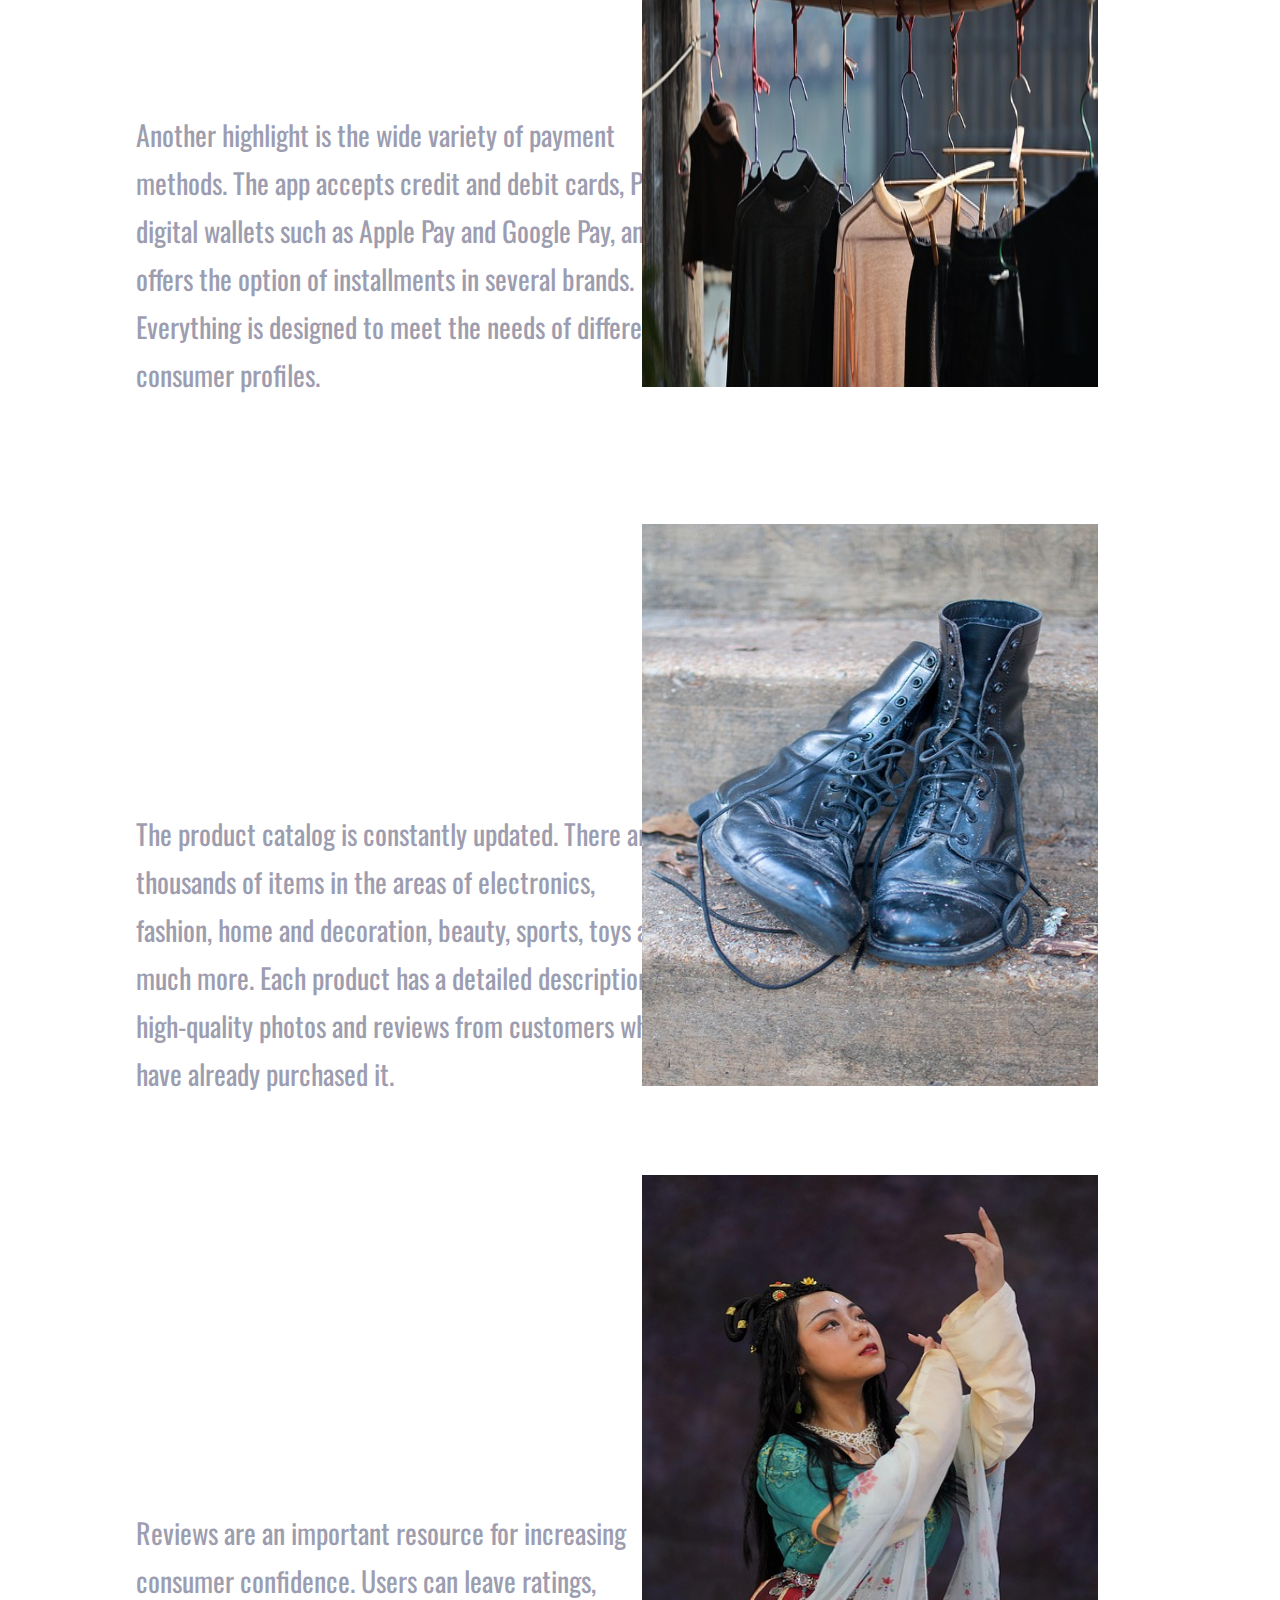
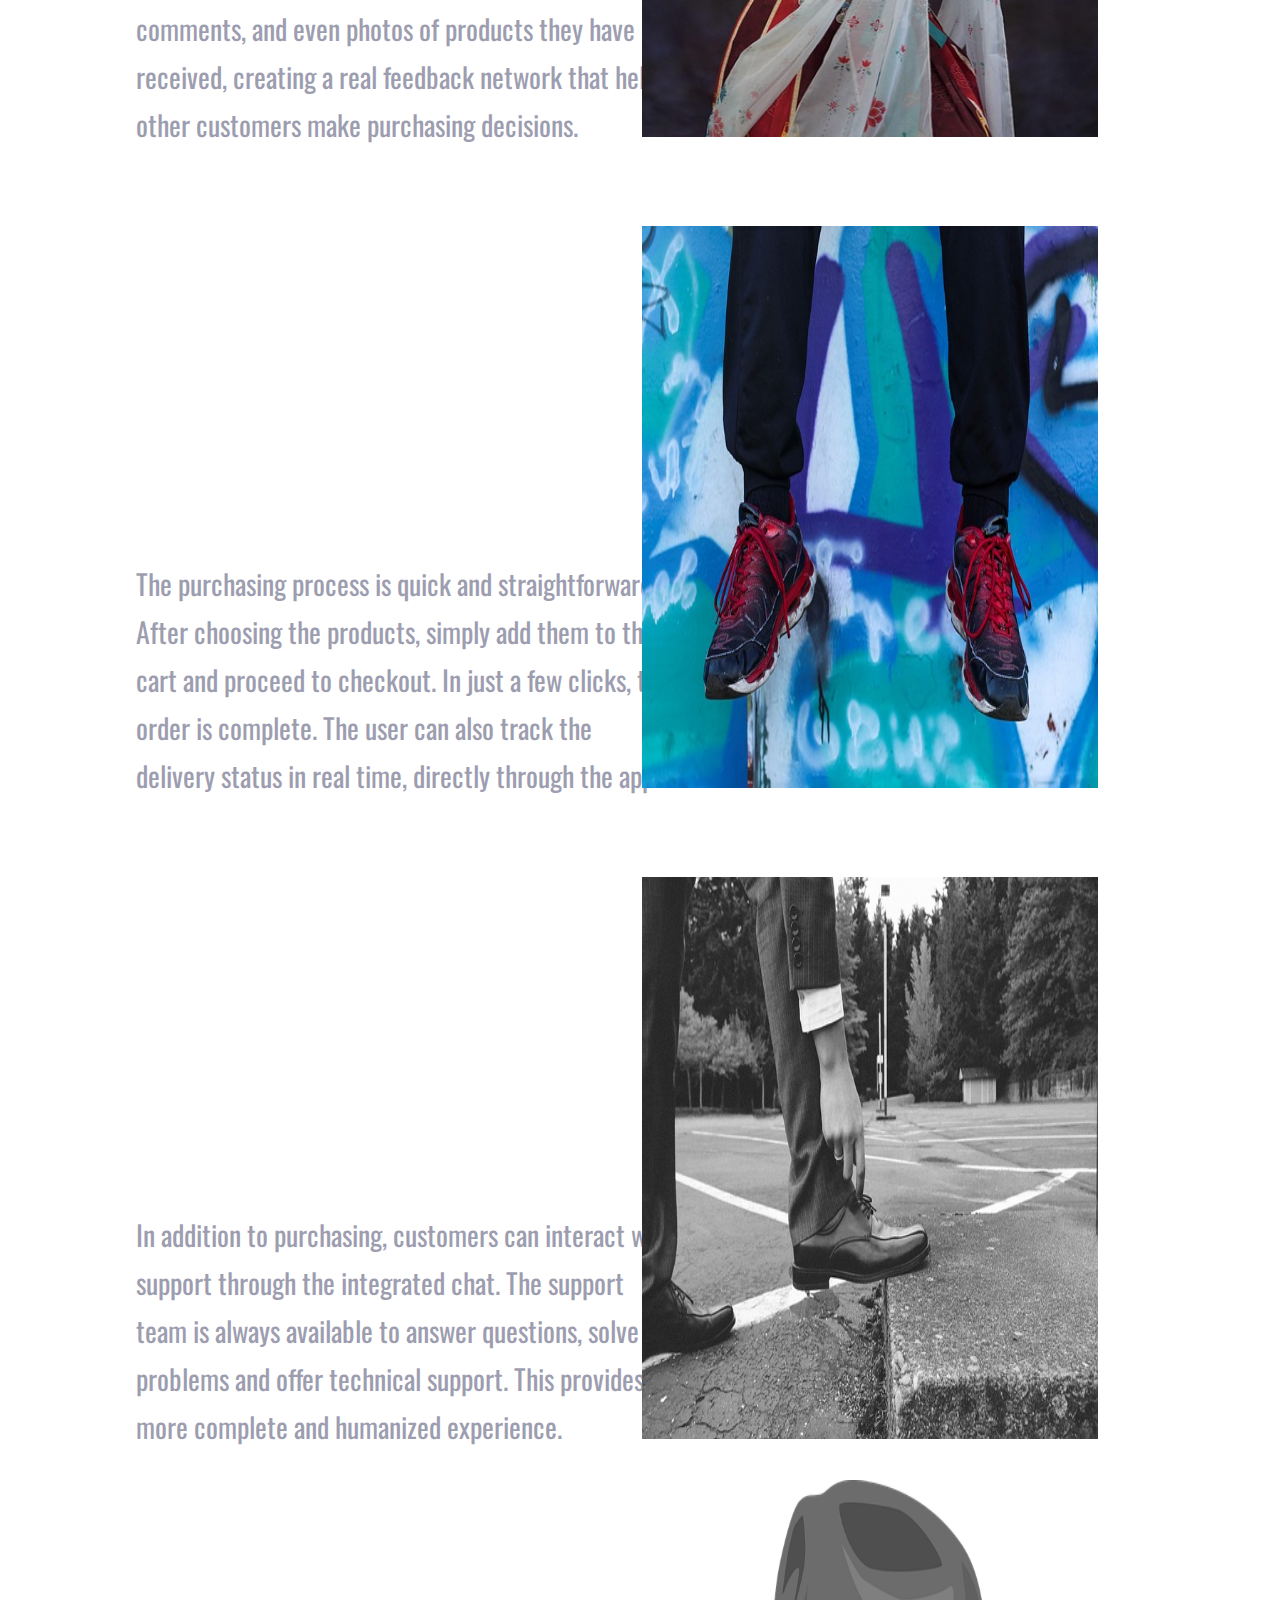
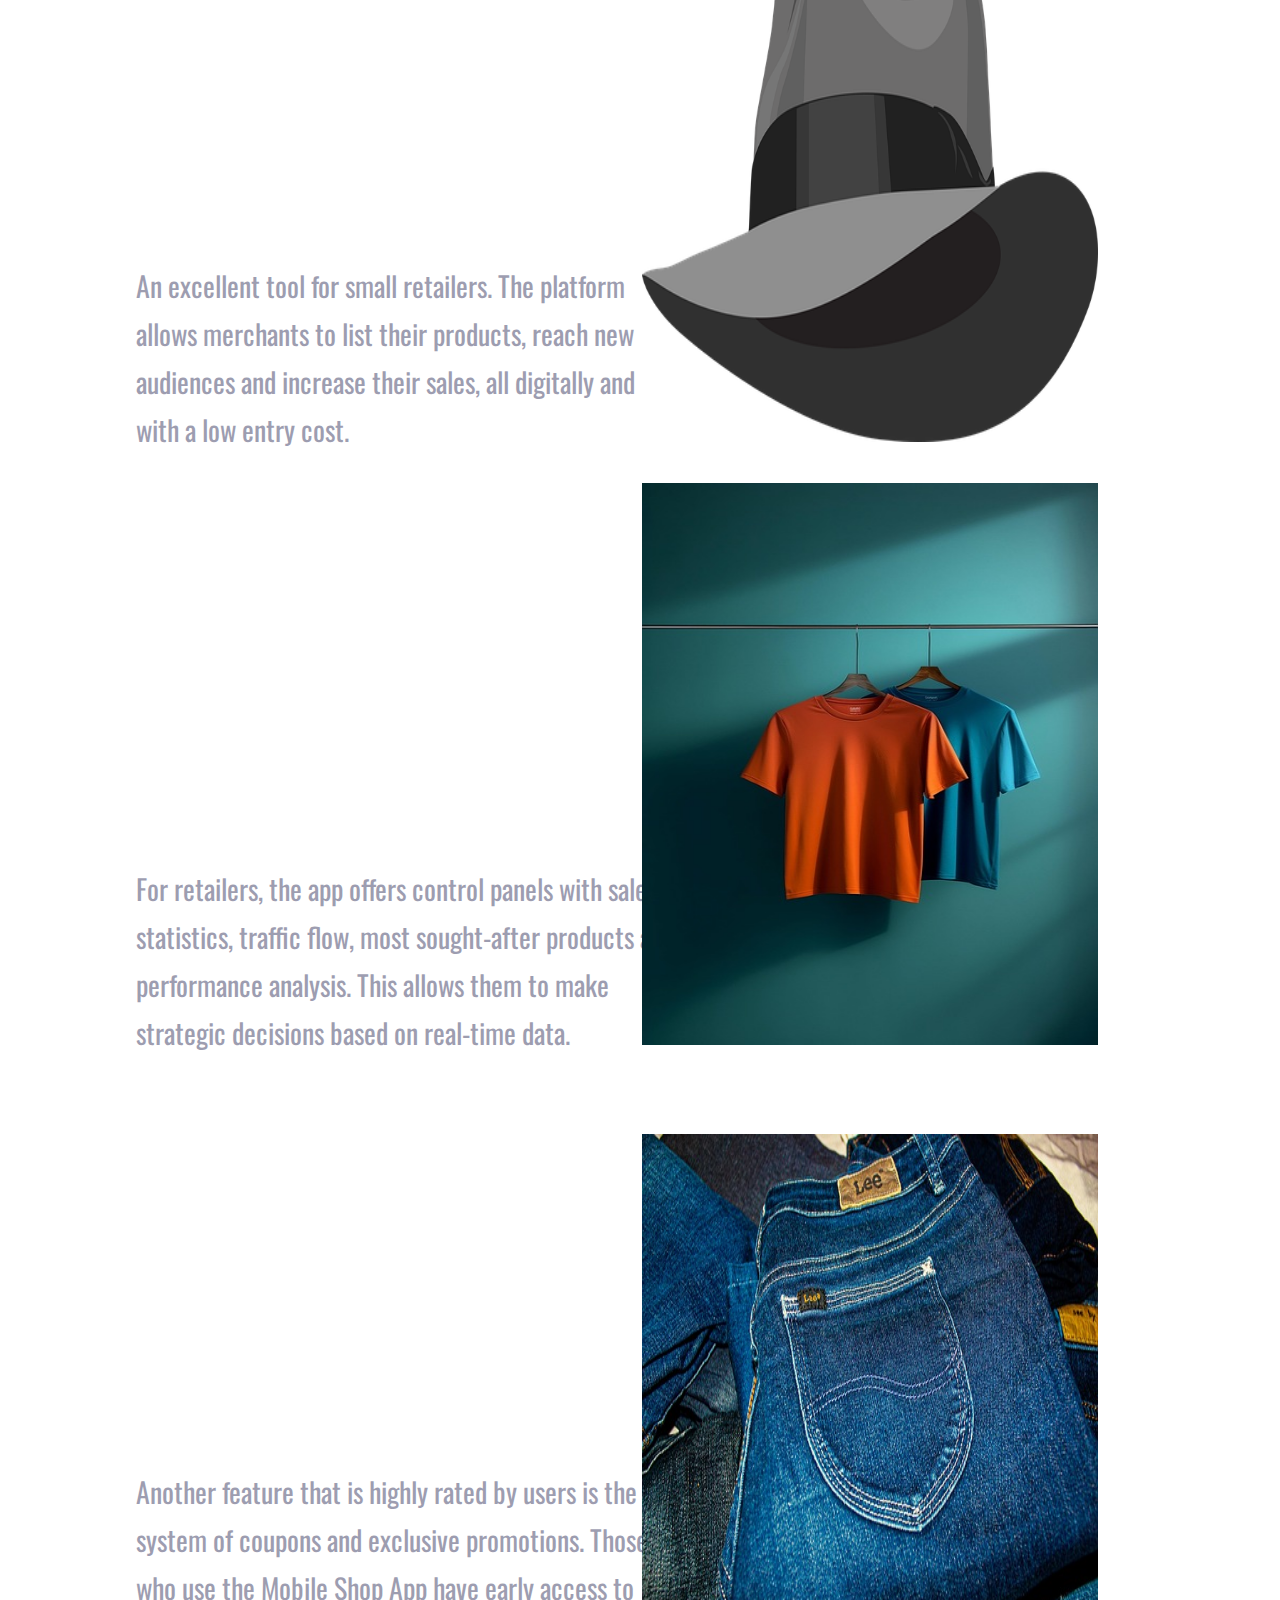
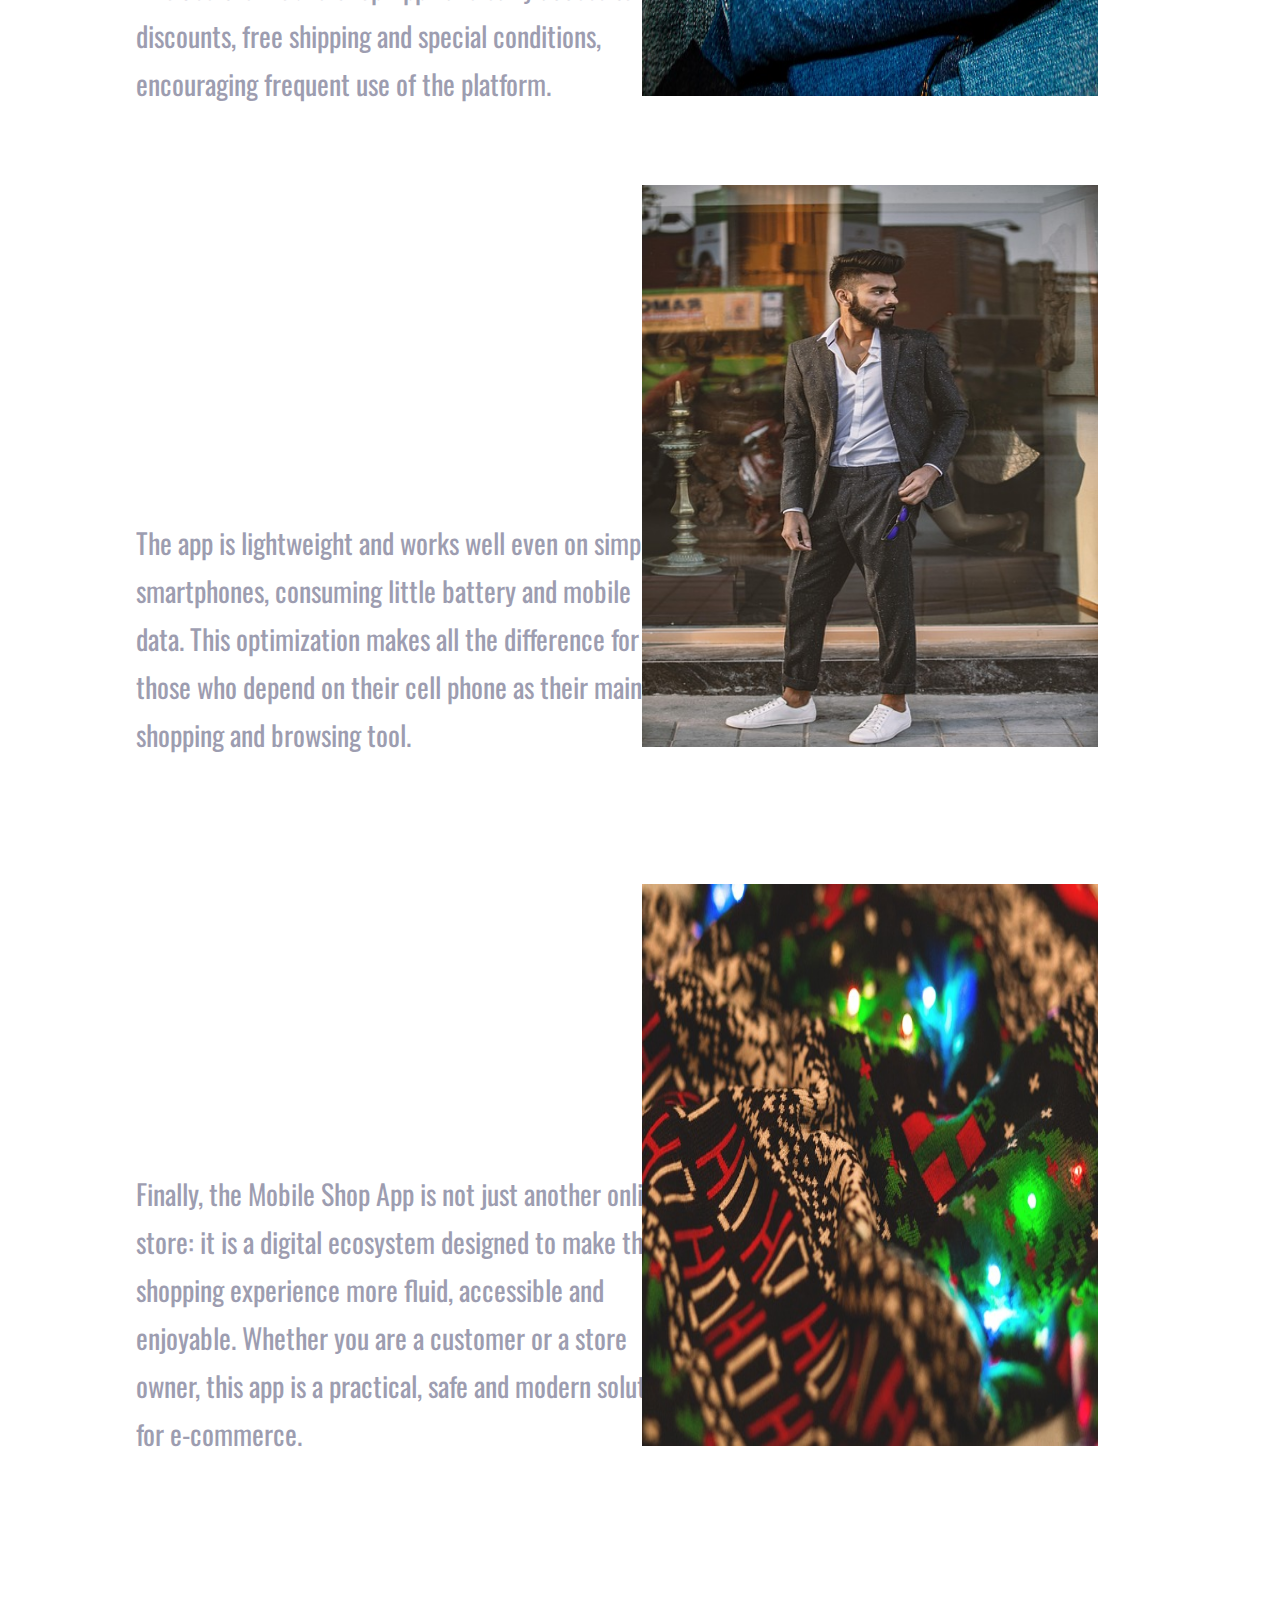
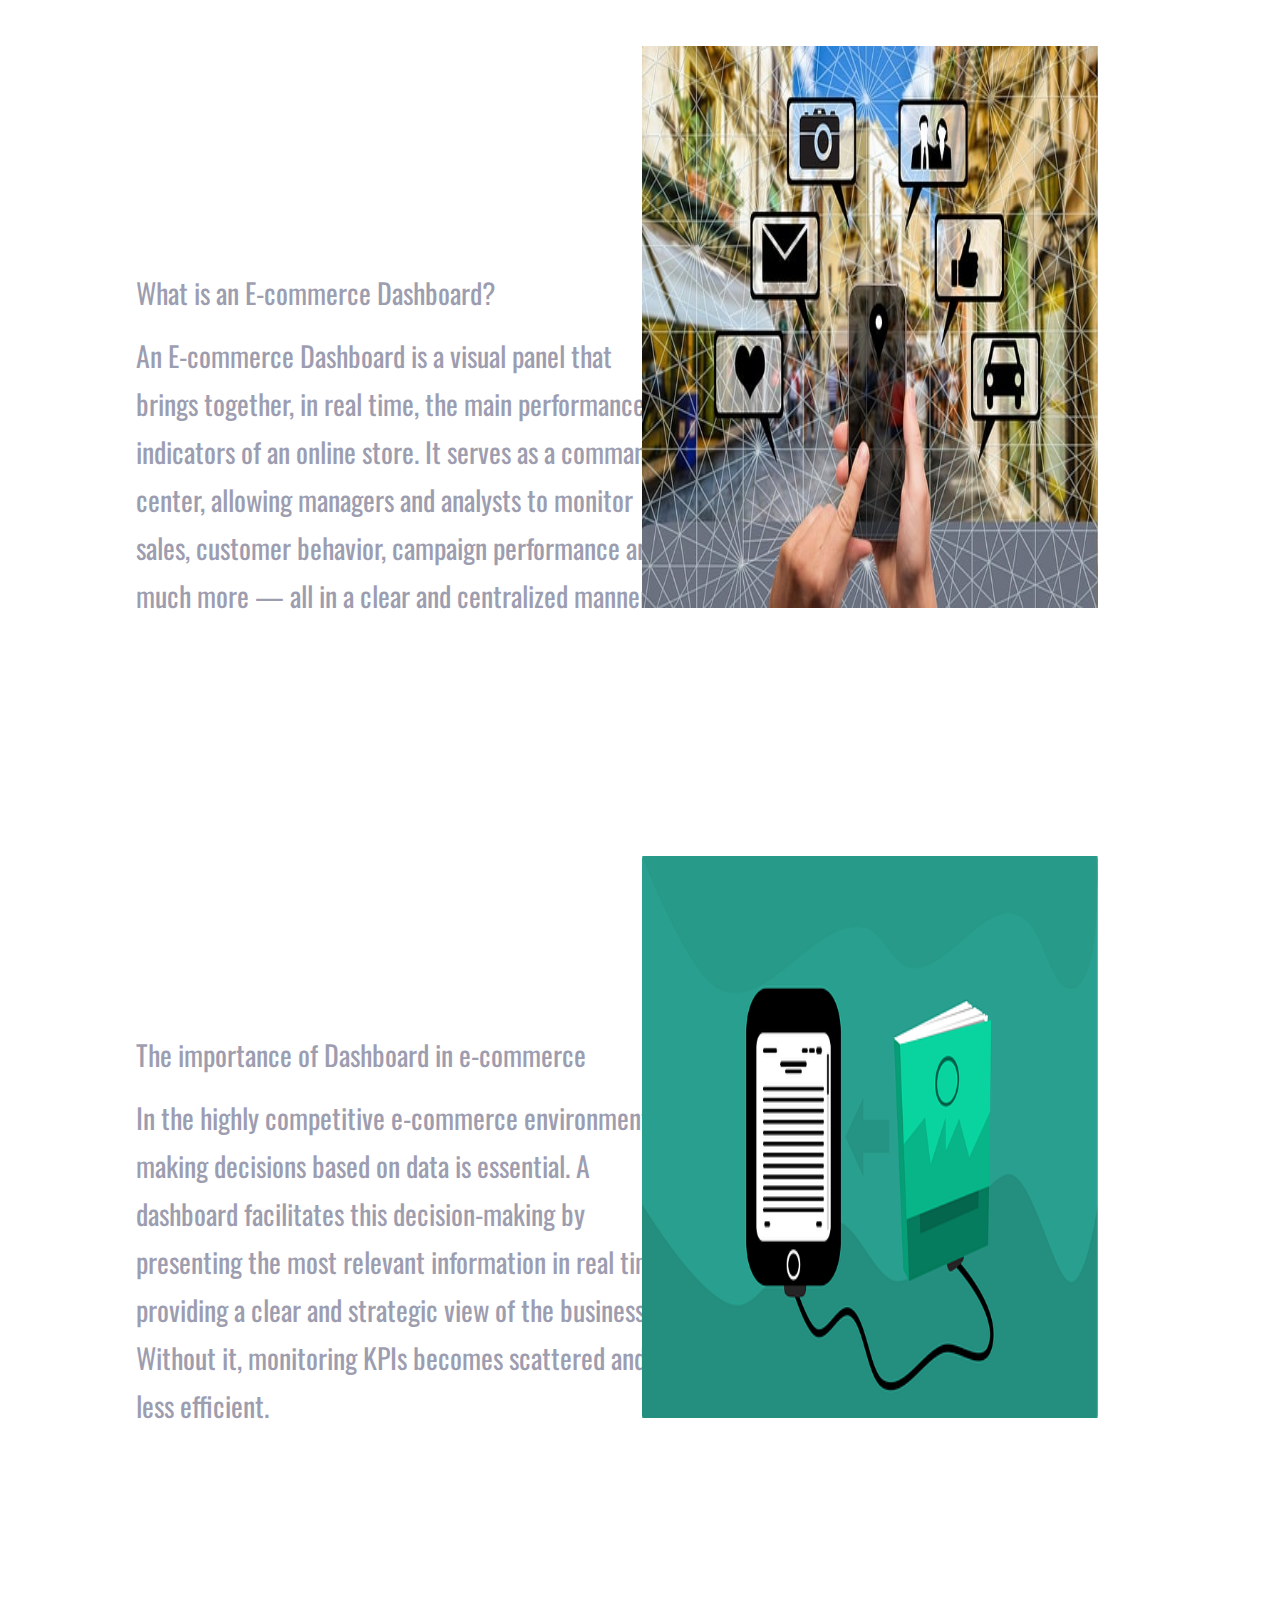
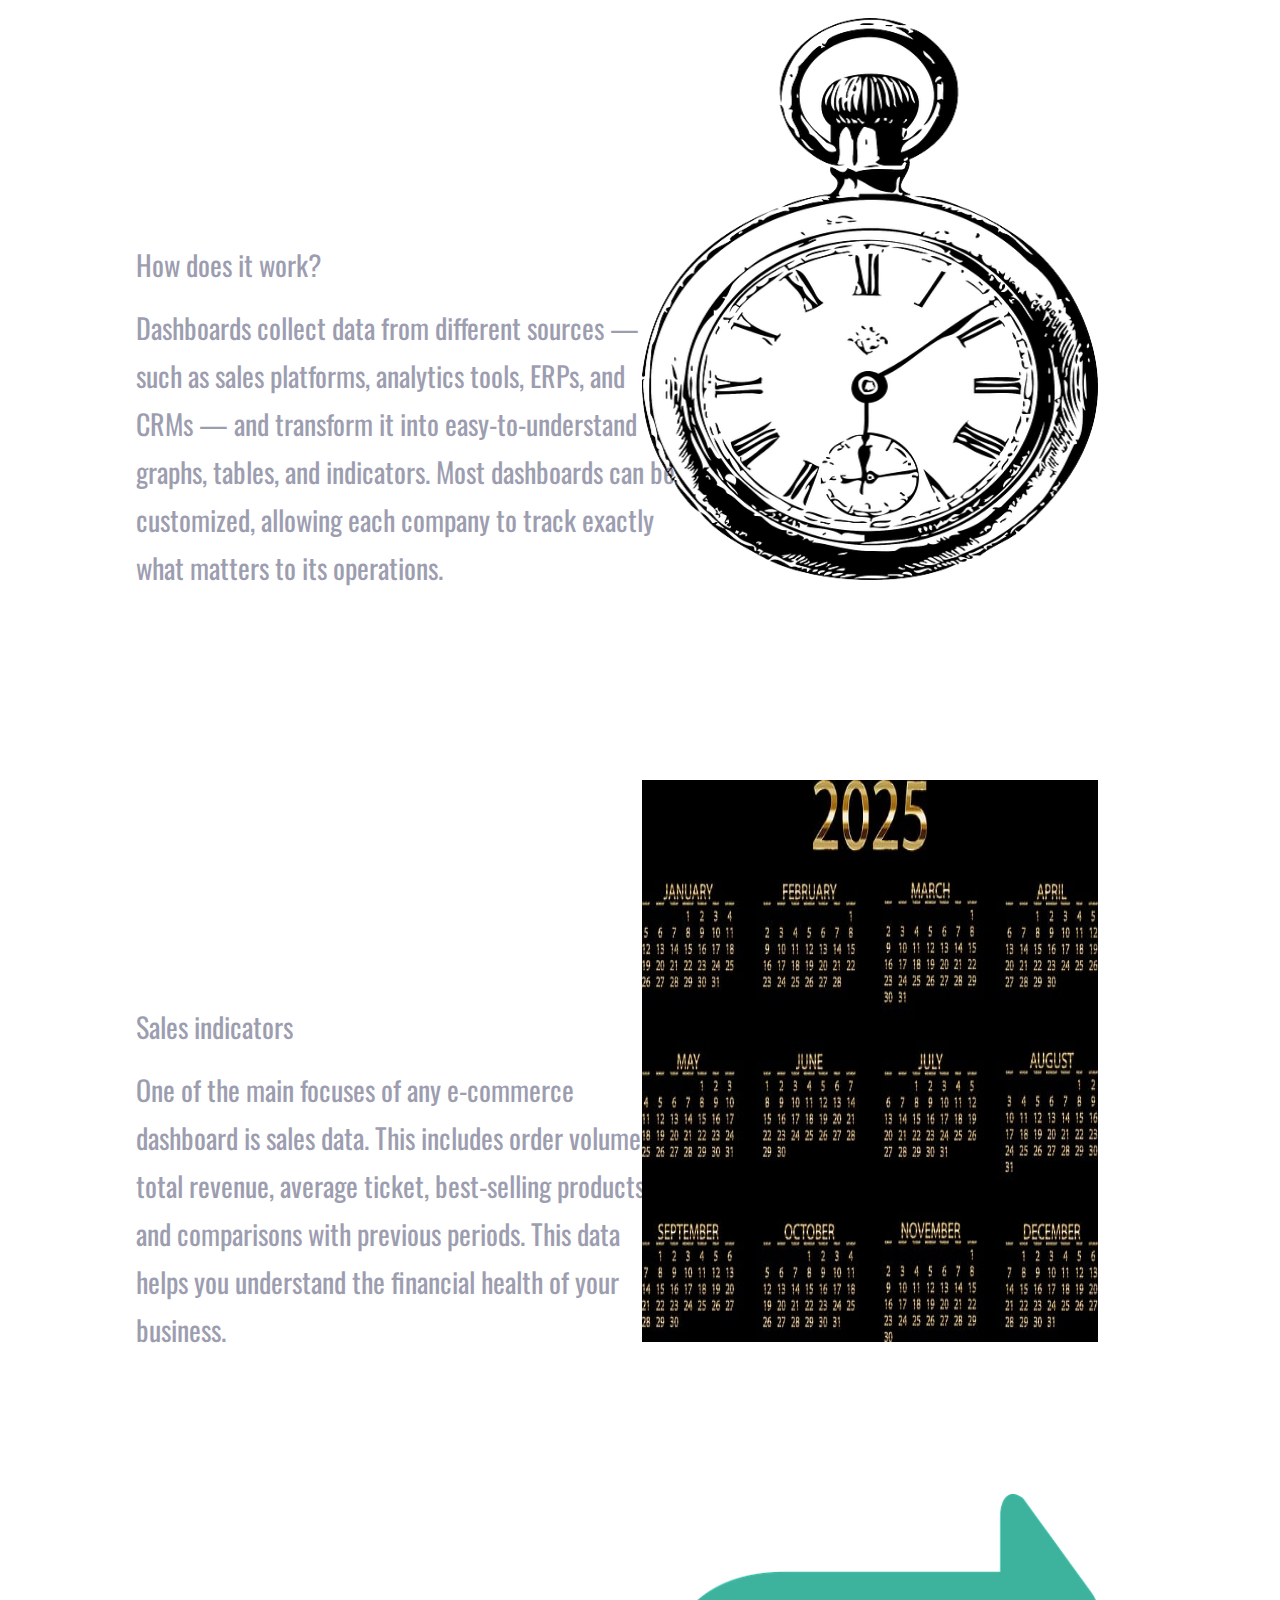
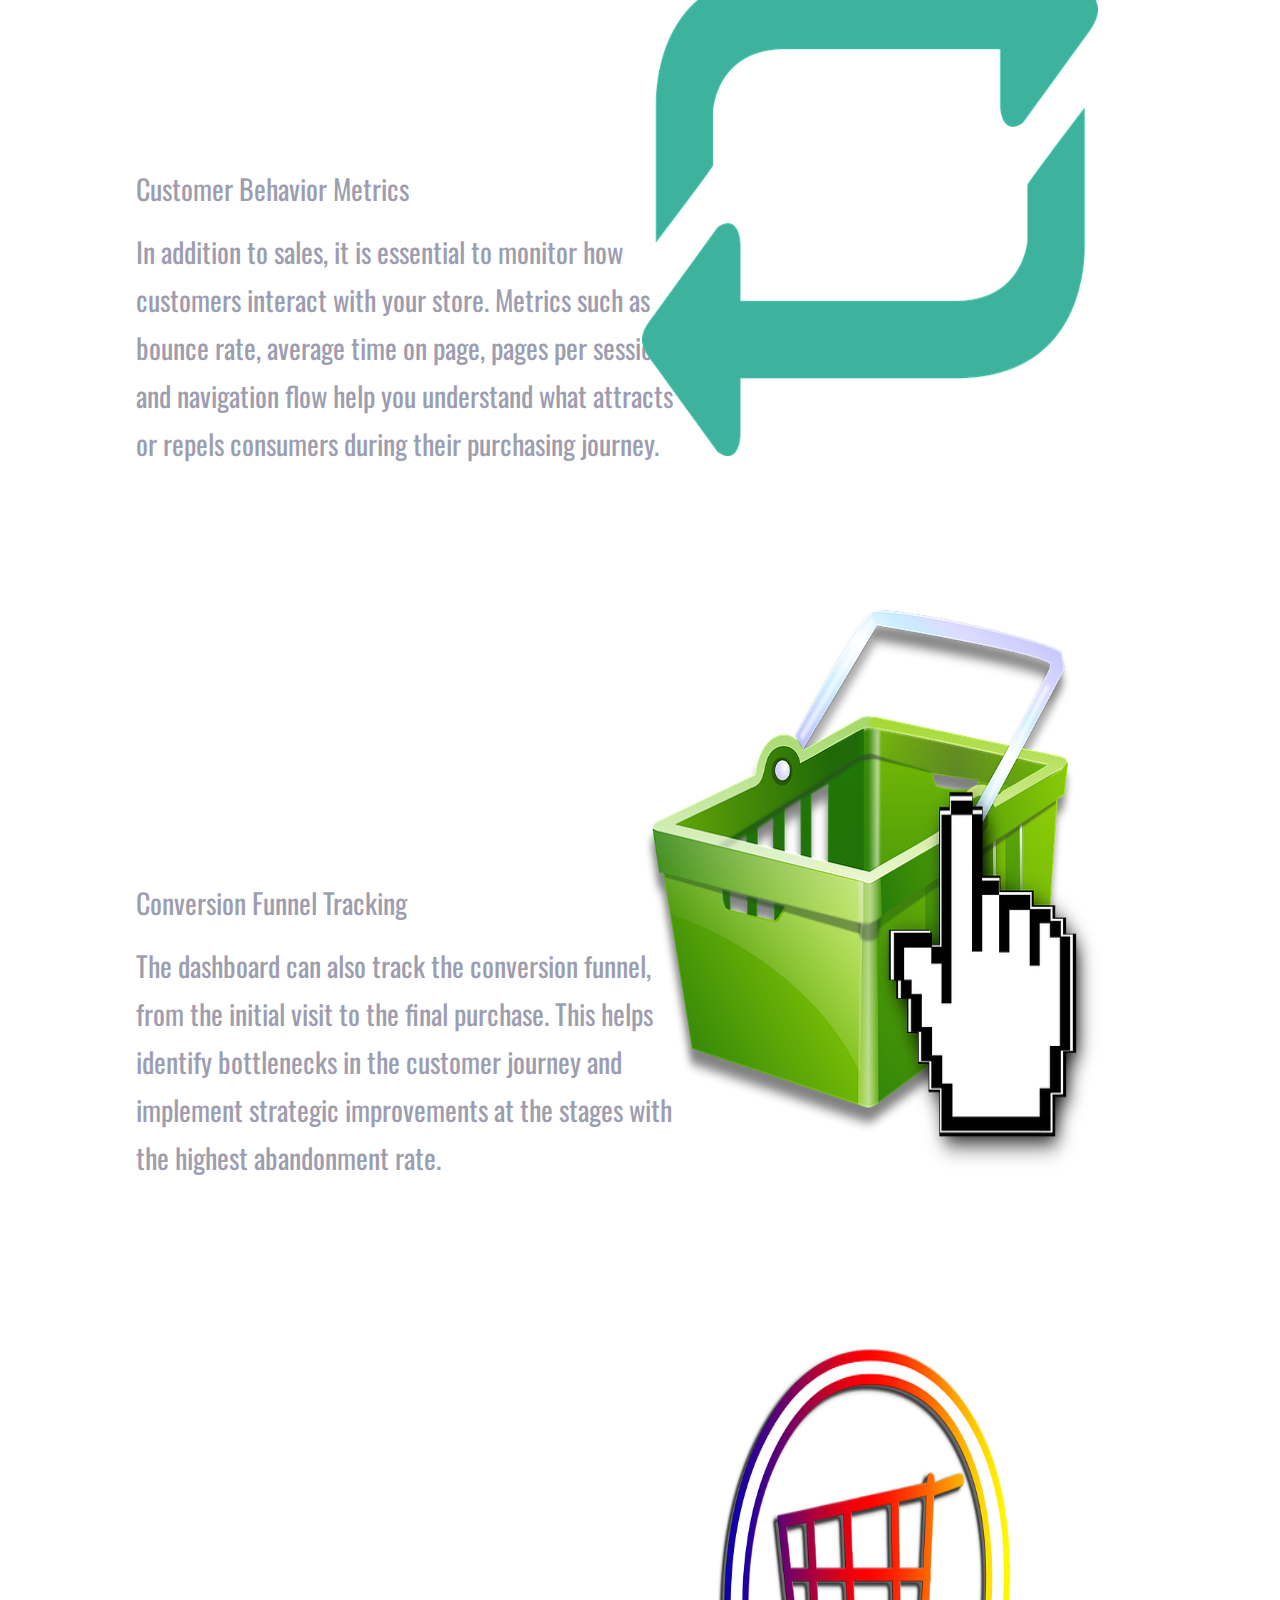
<file: work.html>
<!DOCTYPE html>
<html lang="en">

<head>
    <meta charset="UTF-8">
    <meta name="viewport" content="width=device-width, initial-scale=1.0">
    <link rel="stylesheet" href="./styles.css">
    <link rel="preconnect" href="https://fonts.googleapis.com">
    <link rel="preconnect" href="https://fonts.gstatic.com" crossorigin>
    <link href="https://fonts.googleapis.com/css2?family=Oswald:wght@200..700&display=swap" rel="stylesheet">
    <title>Work</title>
</head>

<body>
    <div class="wrapper">
        <section class="container-left">
            <h1>Our Latest Work</h1>
            <p>Here are some of the most recent projects carried out by our team. Each project reflects our commitment
                to quality, innovation and user experience. </p>
            <a href="#work"><button>Go Explore</button></a>
        </section>

        <section class="container-right">
            <header>
                <a href="./index.html">Home</a>
                <a href="./work.html">Work</a>
                <a href="./about.html">About</a>
                <a href="./contact.html">Contact</a>
            </header>
            <div class="work-gallery">
                <div class="work-item">
                    <img src="./img/mobileapp.svg" alt="Mobile Shop App">
                    <a href="#mobileshopapp"><h3>Mobile Shop App</h3></a>
                </div>
                <div class="work-item">
                    <img src="./img/print.svg" alt="E-Commerce Dashboard">
                    <a href="#ecommercedashboard"><h3>E-Commerce Dashboard</h3></a>
                </div>
                <div class="work-item">
                    <img src="./img/working.svg" alt="UI Kit - Work Tools">
                    <a href="#uikitworktools"><h3>UI Kit - Work Tools</h3></a>
                </div>
            </div>
    </div>
    </section>
    </div>

    <section class="container-left">
        <p id="work">Is the perfect solution for those who want to shop quickly, safely and conveniently,
            directly from their cell phone. With a modern and intuitive interface, the app offers a complete online
            shopping experience, from browsing to payment.</p>
        <ul>
            <li>Complete catalog with thousands of products, organized by categories</li>
            <li>Smart search system to find exactly what you need</li>
            <li>Ratings and reviews from other users to help you make your decision</li>
            <li>Exclusive offers and promotions for app users</li>
            <li>Integrated cart and quick checkout</li>
            <li>Multiple payment methods, including cards, Pix and digital wallets</li>
            <li>Real-time order tracking</li>
        </ul>
    </section>
    <section class="container-iside">
        <img src="./img/valentine.jpg">
    </section>

    <section class="container-left">
        <p>Was created to transform the way people buy products online. In an increasingly connected
            world, offering convenience and efficiency is essential — and that's exactly what the app provides. With a
            user-friendly interface and complete features, it puts the entire store in the palm of the user's hand.</p>
    </section>
    <section class="container-iside">
        <img src="./img/fashion1.jpg">
    </section>

    <section class="container-left">
        <p>When opening the app, customers find a visually clean and organized environment, where it is easy to navigate
            between categories, search for products and access offers. The layout was developed with a focus on user
            experience, facilitating interaction for both those familiar with technology and those just starting out in
            the digital world.</p>
    </section>
    <section class="container-iside">
        <img src="./img/clothes5.png">
    </section>

    <section class="container-left">
        <p>One of the app’s great features is its customization. Users can create wish lists, receive notifications
            about specific promotions, and save their data for faster purchases in the future. All of this is done while
            respecting the privacy and security of personal information.</p>
    </section>
    <section class="container-iside">
        <img src="./img/clothes6.jpg">
    </section>

    <section class="container-left">
        <p>Security is one of the pillars of the Mobile Shop App. The development team uses end-to-end encryption and
            adopts all the best practices recommended by the LGPD (General Data Protection Law), ensuring that user data
            is always protected.</p>
    </section>
    <section class="container-iside">
        <img src="./img/clothes7.jpg">
    </section>

    <section class="container-left">
        <p>Another highlight is the wide variety of payment methods. The app accepts credit and debit cards, Pix,
            digital wallets such as Apple Pay and Google Pay, and offers the option of installments in several brands.
            Everything is designed to meet the needs of different consumer profiles.</p>
    </section>
    <section class="container-iside">
        <img src="./img/clothes8.jpg">
    </section>

    <section class="container-left">
        <p>The product catalog is constantly updated. There are thousands of items in the areas of electronics, fashion,
            home and decoration, beauty, sports, toys and much more. Each product has a detailed description,
            high-quality photos and reviews from customers who have already purchased it.</p>
    </section>
    <section class="container-iside">
        <img src="./img/combatboot.jpg">
    </section>

    <section class="container-left">
        <p>Reviews are an important resource for increasing consumer confidence. Users can leave ratings, comments, and
            even photos of products they have received, creating a real feedback network that helps other customers make
            purchasing decisions.</p>
    </section>
    <section class="container-iside">
        <img src="./img/hanfu.jpg">
    </section>

    <section class="container-left">
        <p>
            The purchasing process is quick and straightforward. After choosing the products, simply add them to the
            cart and proceed to checkout. In just a few clicks, the order is complete. The user can also track the
            delivery status in real time, directly through the app.</p>
    </section>
    <section class="container-iside">
        <img src="./img/shoes1.jpg">
    </section>

    <section class="container-left">
        <p>In addition to purchasing, customers can interact with support through the integrated chat. The support team
            is always available to answer questions, solve problems and offer technical support. This provides a more
            complete and humanized experience.</p>
    </section>
    <section class="container-iside">
        <img src="./img/shoes2.jpg">
    </section>

    <section class="container-left">
        <p>An excellent tool for small retailers. The platform allows merchants to list
            their products, reach new audiences and increase their sales, all digitally and with a low entry cost.</p>
    </section>
    <section class="container-iside">
        <img src="./img/fedora.png">
    </section>

    <section class="container-left">
        <p id="mobileshopapp">For retailers, the app offers control panels with sales statistics, traffic flow, most sought-after products
            and performance analysis. This allows them to make strategic decisions based on real-time data.</p>
    </section>
    <section class="container-iside">
        <img src="./img/generated.jpg">
    </section>

    <section class="container-left">
        <p>Another feature that is highly rated by users is the system of coupons and exclusive promotions. Those who
            use the Mobile Shop App have early access to discounts, free shipping and special conditions, encouraging
            frequent use of the platform.</p>
    </section>
    <section class="container-iside">
        <img src="./img/fashion3.jpg">
    </section>

    <section class="container-left">
        <p>The app is lightweight and works well even on simpler smartphones, consuming little battery and mobile data.
            This optimization makes all the difference for those who depend on their cell phone as their main shopping
            and browsing tool.</p>
    </section>
    <section class="container-iside">
        <img src="./img/fashion2.jpg">
    </section>

    <section class="container-left">
        <p>Finally, the Mobile Shop App is not just another online store: it is a digital ecosystem designed to make the
            shopping experience more fluid, accessible and enjoyable. Whether you are a customer or a store owner, this
            app is a practical, safe and modern solution for e-commerce.</p>
    </section>
    <section class="container-iside">
        <img src="./img/fashion4.jpg">
    </section>

    <section class="container-left">
        <p id="ecommercedashboard">What is an E-commerce Dashboard?</p>
        <p>An E-commerce Dashboard is a visual panel that brings together, in real time, the main performance
            indicators of an online store. It serves as a command center, allowing managers and analysts to monitor
            sales, customer behavior, campaign performance and much more — all in a clear and centralized manner.</p>
    </section>
    <section class="container-iside">
        <img src="./img/dashboard1.jpg">
    </section>

    <section class="container-left">
        <p>The importance of Dashboard in e-commerce</p>
        <p>In the highly competitive e-commerce environment, making decisions based on data is essential. A
            dashboard facilitates this decision-making by presenting the most relevant information in real time,
            providing a clear and strategic view of the business. Without it, monitoring KPIs becomes scattered and
            less efficient.</p>
    </section>
    <section class="container-iside">
        <img src="./img/dashboard2.png">
    </section>

    <section class="container-left">
        <p>How does it work?</p>
        <p>Dashboards collect data from different sources — such as sales platforms, analytics tools, ERPs, and CRMs
            — and transform it into easy-to-understand graphs, tables, and indicators. Most dashboards can be
            customized, allowing each company to track exactly what matters to its operations.</p>
    </section>
    <section class="container-iside">
        <img src="./img/dashboard3.png">
    </section>

    <section class="container-left">
        <p>Sales indicators</p>
        <p>One of the main focuses of any e-commerce dashboard is sales data. This includes order volume, total
            revenue, average ticket, best-selling products, and comparisons with previous periods. This data helps
            you understand the financial health of your business.</p>
    </section>
    <section class="container-iside">
        <img src="./img/dashboard4.png">
    </section>

    <section class="container-left">
        <p>Customer Behavior Metrics</p>
        <p>In addition to sales, it is essential to monitor how customers interact with your store. Metrics such as
            bounce rate, average time on page, pages per session, and navigation flow help you understand what
            attracts or repels consumers during their purchasing journey.</p>
    </section>
    <section class="container-iside">
        <img src="./img/dashboard5.png">
    </section>

    <section class="container-left">
        <p>Conversion Funnel Tracking</p>
        <p>The dashboard can also track the conversion funnel, from the initial visit to the final purchase. This
            helps identify bottlenecks in the customer journey and implement strategic improvements at the stages
            with the highest abandonment rate.</p>
    </section>
    <section class="container-iside">
        <img src="./img/dashboard6.png">
    </section>

    <section class="container-left">
        <p>Real-time inventory and logistics</p>
        <p>Some more complete dashboards also integrate inventory and logistics information. This allows you to
            monitor product availability, average shipping time, late deliveries, and even the return rate,
            optimizing supply chain management.</p>
    </section>
    <section class="container-iside">
        <img src="./img/dashboard7.png">
    </section>

    <section class="container-left">
        <p>Marketing campaign performance</p>
        <p>With the dashboard, you can track the results of email campaigns, social media, paid ads, and promotions.
            Metrics such as ROI, CAC (Customer Acquisition Cost), and conversions by channel help you understand
            which actions are bringing real results.</p>
    </section>
    <section class="container-iside">
        <img src="./img/dashboard8.jpg">
    </section>

    <section class="container-left">
        <p>Customization for different areas of the company</p>
        <p>The dashboard can be adapted to suit the internal audience: while the marketing team monitors traffic and
            engagement metrics, the finance team looks at profits and margins. This allows for more collaborative
            management focused on the objectives of each area.</p>
    </section>
    <section class="container-iside">
        <img src="./img/dashboard9.jpg">
    </section>

    <section class="container-left">
        <p>Integration with external tools</p>
        <p>Modern dashboards offer integration with various platforms such as Google Analytics, Shopify, Magento,
            WooCommerce, RD Station, among others. This connectivity is essential to ensure the accuracy and
            comprehensiveness of the data presented.</p>
    </section>
    <section class="container-iside">
        <img src="./img/dashboard10.png">
    </section>

    <section class="container-left">
        <p>Benefits for decision making</p>
        <p>With organized and updated data, managers gain agility and precision in decision-making. They can act
            quickly on opportunities, such as trending products, or solve problems, such as a sudden drop in
            conversion.</p>
    </section>
    <section class="container-iside">
        <img src="./img/dashboard11.png">
    </section>

    <section class="container-left">
        <p>Smart alerts and automations</p>
        <p>Many dashboards offer alert functionality that notifies staff of critical variations, such as peak
            traffic, low inventory, or high cart abandonment. This allows for immediate corrective action, reducing
            risk and loss.</p>
    </section>
    <section class="container-iside">
        <img src="./img/dashboard12.jpg">
    </section>

    <section class="container-left">
        <p>Accessible and responsive visualization</p>
        <p>Most modern dashboards are accessible via mobile devices, allowing you to monitor your progress even when
            you’re away from the office. Responsiveness makes remote management easier, a huge advantage in times of
            hybrid work or companies with multiple locations.</p>
    </section>
    <section class="container-iside">
        <img src="./img/dashboard13.png">
    </section>

    <section class="container-left">
        <p>Scalability and growth of e-commerce</p>
        <p>As your store grows, your dashboard becomes even more essential. It allows you to track business growth,
            understand new purchasing behaviors, and monitor performance across multiple sales channels, including
            marketplaces.</p>
    </section>
    <section class="container-iside">
        <img src="./img/dashboard14.jpg">
    </section>

    <section class="container-left">
        <p>Conclusion: the dashboard as a strategic allys</p>
        <p>The E-commerce Dashboard is not just a visual tool, but a true strategic ally. It gathers, translates and
            guides data that would otherwise be scattered, enabling more efficient, intelligent and results-oriented
            management. In a market that is constantly changing, those who master the data, master the future.</p>
    </section>
    <section class="container-iside">
        <img src="./img/dashboard15.png">
    </section>

    <section class="container-left">
        <p id="uikitworktools">What is a UI Kit Work Tools?</p>
        <p>The UI Kit Work Tools is a set of ready-to-use visual elements and components that facilitate the
            creation of digital interfaces, such as websites, applications or systems. It includes items such as
            buttons, forms, icons, navigation bars, tables, cards and other essential components for building a
            consistent and functional interface.</p>
    </section>
    <section class="container-iside">
        <img src="./img/design1.jpg">
    </section>

    <section class="container-left">
        <p>Functionality and purpose</p>
        <p>These kits are designed to streamline the workflow of designers and developers by standardizing visual
            elements and ensuring a cohesive user experience. Additionally, UI Kits reduce rework and promote
            greater prototyping efficiency, allowing teams to focus more on solving user problems and less on
            creating elements from scratch.</p>
    </section>
    <section class="container-iside">
        <img src="./img/design2.png">
    </section>

    <section class="container-left">
        <p>Benefits in the workplace</p>
        <p>Adopting a UI Kit Work Tools offers several benefits for design and product teams. It improves
            collaboration between departments, reduces visual inconsistencies, speeds up deliveries, and facilitates
            long-term project maintenance. When well documented, it also serves as the basis for creating a complete
            Design System.</p>
    </section>
    <section class="container-iside">
        <img src="./img/design3.png">
    </section>

    <section class="container-left">
        <p>Flexibility and customization</p>
        <p>Despite offering ready-made components, the UI Kit is highly customizable. Each company or project can
            adapt it to their visual style, color palette, typography, and brand guidelines. This flexibility allows
            you to balance efficiency with a unique visual identity, which is essential to strengthening your
            brand’s digital presence.</p>
    </section>
    <section class="container-iside">
        <img src="./img/design4.png">
    </section>

    <section class="container-left">
        <p>Practical applications in projects/li></p>
        <p>Na prática, os UI Kit Work Tools são usados desde as fases iniciais de wireframe até o
            desenvolvimento final da interface. Eles são especialmente úteis em equipes ágeis, onde a velocidade
            e a consistência são fundamentais. Com o uso correto, um UI Kit se torna uma ferramenta estratégica
            que contribui para entregar produtos mais rápidos, intuitivos e visualmente profissionais.</p>
    </section>
    <section class="container-iside">
        <img src="./img/design5.png">
    </section>

    <footer>
        <p>© 2025 Your Company. All rights reserved.</p>
    </footer>

</body>

</html>
</file>
<file: styles.css>
* {
    margin: 0;
    padding: 0;
    box-sizing: border-box;
    font-family: "Oswald", sans-serif;
    font-weight: 400;
    color: #5D5D7D;
}

body {
    overflow-x: hidden;
}

.wrapper {
    height: 100vh;
    width: 100vw; 
}

.container-left {
    display: inline-block;
    width: 60%;
    padding-left: 136px;
    margin-top: 381px;
}

.container-right {
    display: inline-block;
    background-color: rgba(93, 93, 125, 0.16);
    position: absolute;
    width: 40%;
    height: 100vh;
}

.container-section {
    padding-left: 136px;
    margin-top: 381px;
    display: inline-block;

}

.container-iside {
    background-color: white;
    display: inline-block
}

.img-iside {
    margin-left: 200px;
    height: 300px;
}

img {
    position: relative;
    top: 25%;
    right: 130px;
    width: 456px;
    height: 561.95px;
}

h1 {
    font-size: 70px;
    line-height: 80px;
    width: 368px;
}

p {
    font-size: 28px;
    line-height: 48px;
    opacity: 0.6;
    margin: 15px 0;
    width: 540px;
}

button {
    width: 269px;
    height: 62px;
    background: #9499EA;
    box-shadow: 0px 10px 24px rgba(148, 153, 234, 0.0979959);
    border: none;
    border-radius: 30px;
    font-size: 24px;
    line-height: 36px;
    text-align: center;
    color: #ffffff;
    cursor: pointer;
}

button:hover {
    opacity: 0.8;
}

button:active {
    opacity: 0.5;
}

a {
    font-size: 28px;
    line-height: 41px;
    color: #5D5D7D;
    margin-right: 41px;
    text-decoration: none;
    cursor: pointer;
}

a:nth-child(2) {
    opacity: 0.4;
}

a:hover {
    opacity: 0.4;
}

a:active {
    opacity: 0.8;
}

header {
    margin: 24px 0 0 57px;
}

.container-work {
    display: flex;
    justify-content: flex-end;
    flex-wrap: wrap;
}

.work-gallery {
    display: flex;
    flex-direction: column;
    gap: 30px;
    padding: 200px 40px;
    margin-top: 150.88px;
}

.work-item {
    display: flex;
    align-items: center;
    gap: 20px;
    background-color: #fff;
    padding: 1px;
    border-radius: 12px;
    box-shadow: 0px 10px 20px rgba(148, 153, 234, 0.1);
}

.work-item img {
    width: 80px;
    height: 80px;
    object-fit: cover;
    border-radius: 8px;
}

.work-item p {
    font-size: 1.25rem;
    color: #5D5D7D;
    margin: 0;
    opacity: 1;
}

.contact-form {
    display: flex;
    flex-direction: column;
    gap: 15px;
    margin-top: 30px;
    width: 100%;
    max-width: 400px;
}

.contact-form input,
.contact-form textarea {
    padding: 12px 20px;
    font-size: 1rem;
    border-radius: 8px;
    border: 1px solid #ccc;
    background: #f9f9f9;
    color: #5D5D7D;
    resize: none;
}

.contact-form textarea {
    height: 50px;
}

.contact-form input:focus,
.contact-form textarea:focus {
    outline: none;
    border-color: #9499EA;
}

.contact-form button {
    align-self: flex-start;
}

.contact-img {
    padding-right: 100px;
}

footer {
    margin-top: 500px;
    display: flex;
    align-items: center;
    flex-direction: column;
    padding: 20px;
}

/* Dispositivos menores que 1024px (tablets) */
@media (max-width: 1024px) {
    .container-left,
    .container-section {
        width: 100%;
        padding-left: 40px;
        margin-top: 200px;
        display: block;
    }

    .container-right {
        position: static;
        width: 100%;
        height: auto;
        padding: 20px;
    }

    img {
        position: static;
        width: 100%;
        height: auto;
        max-width: 400px;
        margin: 0 auto;
        display: block;
        right: auto;
    }

    .img-iside {
        margin-left: 0;
        text-align: center;
    }

    p {
        width: auto;
        padding-right: 20px;
    }

    h1 {
        font-size: 48px;
        line-height: 56px;
        width: auto;
        padding-right: 20px;
    }

    header {
        margin-left: 20px;
    }

    .work-gallery {
        padding: 100px 20px;
        margin-top: 100px;
    }

    .contact-img {
        padding-right: 20px;
    }
}

/* Dispositivos menores que 768px (celulares) */
@media (max-width: 768px) {
    .wrapper {
        width: 100%;
        height: auto;
    }

    .container-left,
    .container-section {
        margin-top: 100px;
        padding-left: 20px;
    }

    h1 {
        font-size: 36px;
        line-height: 44px;
    }

    p {
        font-size: 18px;
        line-height: 28px;
    }

    a {
        font-size: 20px;
        line-height: 32px;
        margin-right: 20px;
    }

    button {
        width: 100%;
        max-width: 250px;
        font-size: 18px;
        height: 50px;
    }

    .work-item {
        flex-direction: column;
        align-items: flex-start;
        padding: 10px;
    }

    .work-item img {
        width: 100%;
        height: auto;
    }

    .contact-form {
        width: 100%;
        padding: 0 20px;
    }

    footer {
        margin-top: 100px;
    }
}
</file>
